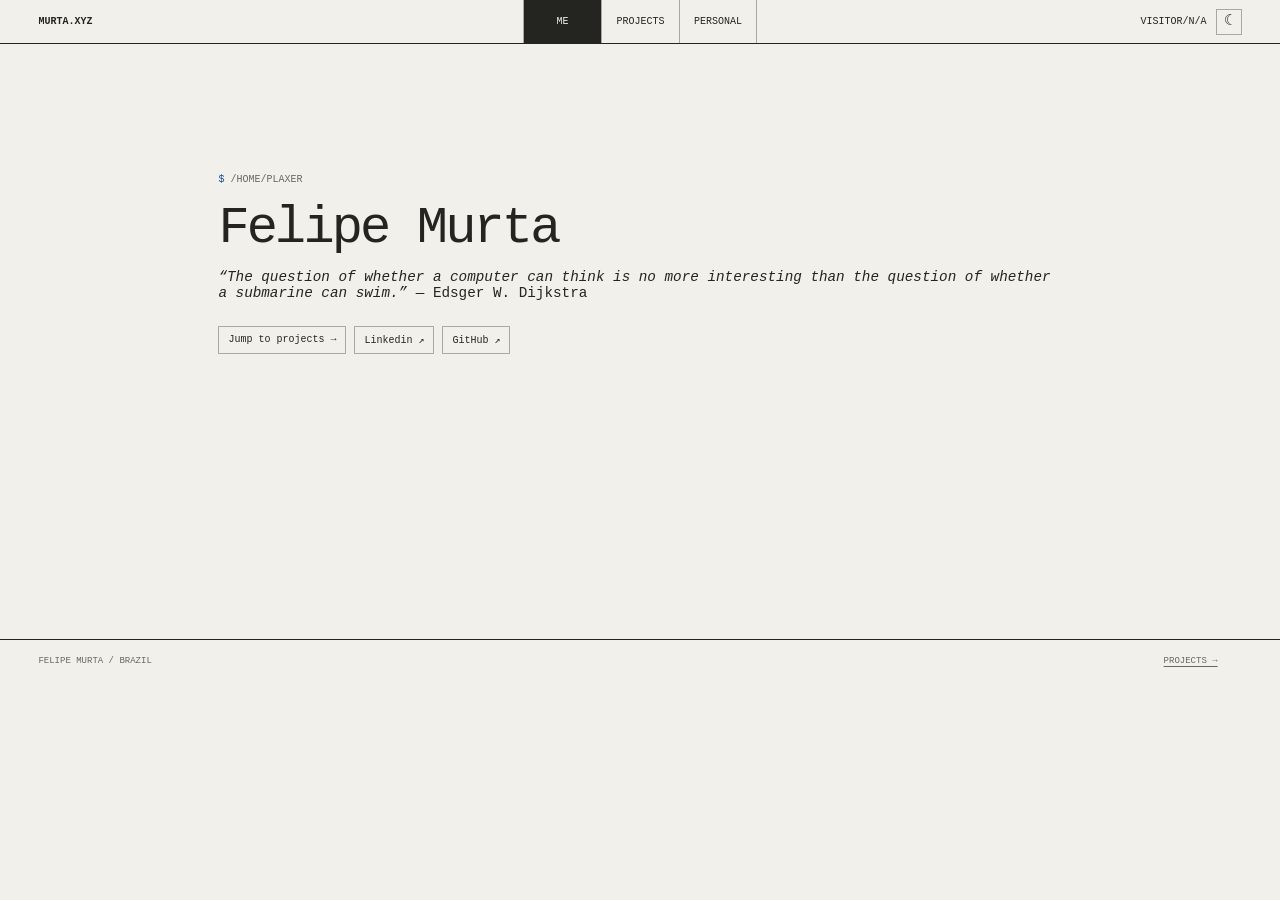
<file: site/index.html>
<!DOCTYPE html>
<html lang="en">
<head>
  <meta charset="UTF-8">
  <meta name="viewport" content="width=device-width, initial-scale=1.0">
  <meta name="description" content="Felipe Murta builds backend systems, cloud infrastructure, and small things for the web.">
  <title>home - murta</title>
  <script src="assets/js/theme-init.js"></script>
  <link rel="stylesheet" href="assets/css/personal.css">
</head>
<body>
  <header class="topbar">
    <a class="site-name" href="index.html">murta.xyz</a>
    <nav aria-label="Primary navigation">
      <a class="active" href="index.html">Me</a>
      <a href="projects.html">Projects</a>
      <a href="personal.html">Personal</a>
    </nav>
    <div class="utility"><span class="counter">visitor/<b data-visitor-count>—</b></span><button class="theme-toggle" type="button" data-theme-toggle aria-label="Toggle color theme"></button></div>
  </header>

  <main class="me-page">
    <section class="me-intro" aria-labelledby="me-title">
      <p class="command">/home/plaxer</p>
      <h1 id="me-title">Felipe Murta</h1>
      <p><i>“The question of whether a computer can think is no more interesting than the question of whether a submarine can swim.”</i> — Edsger W. Dijkstra</p>
      <div class="links">
        <a href="projects.html">Jump to projects →</a>
        <a href="https://www.linkedin.com/in/felipe-murta/" target="_blank" rel="noreferrer">Linkedin ↗</a>
        <a href="https://github.com/plaaxer" target="_blank" rel="noreferrer">GitHub ↗</a>
      </div>
    </section>
  </main>

  <footer>
    <span>Felipe Murta / Brazil</span>
    <a href="projects.html">projects →</a>
  </footer>
  <script src="assets/js/counter.js"></script>
  <script src="assets/js/theme.js"></script>
</body>
</html>
</file>
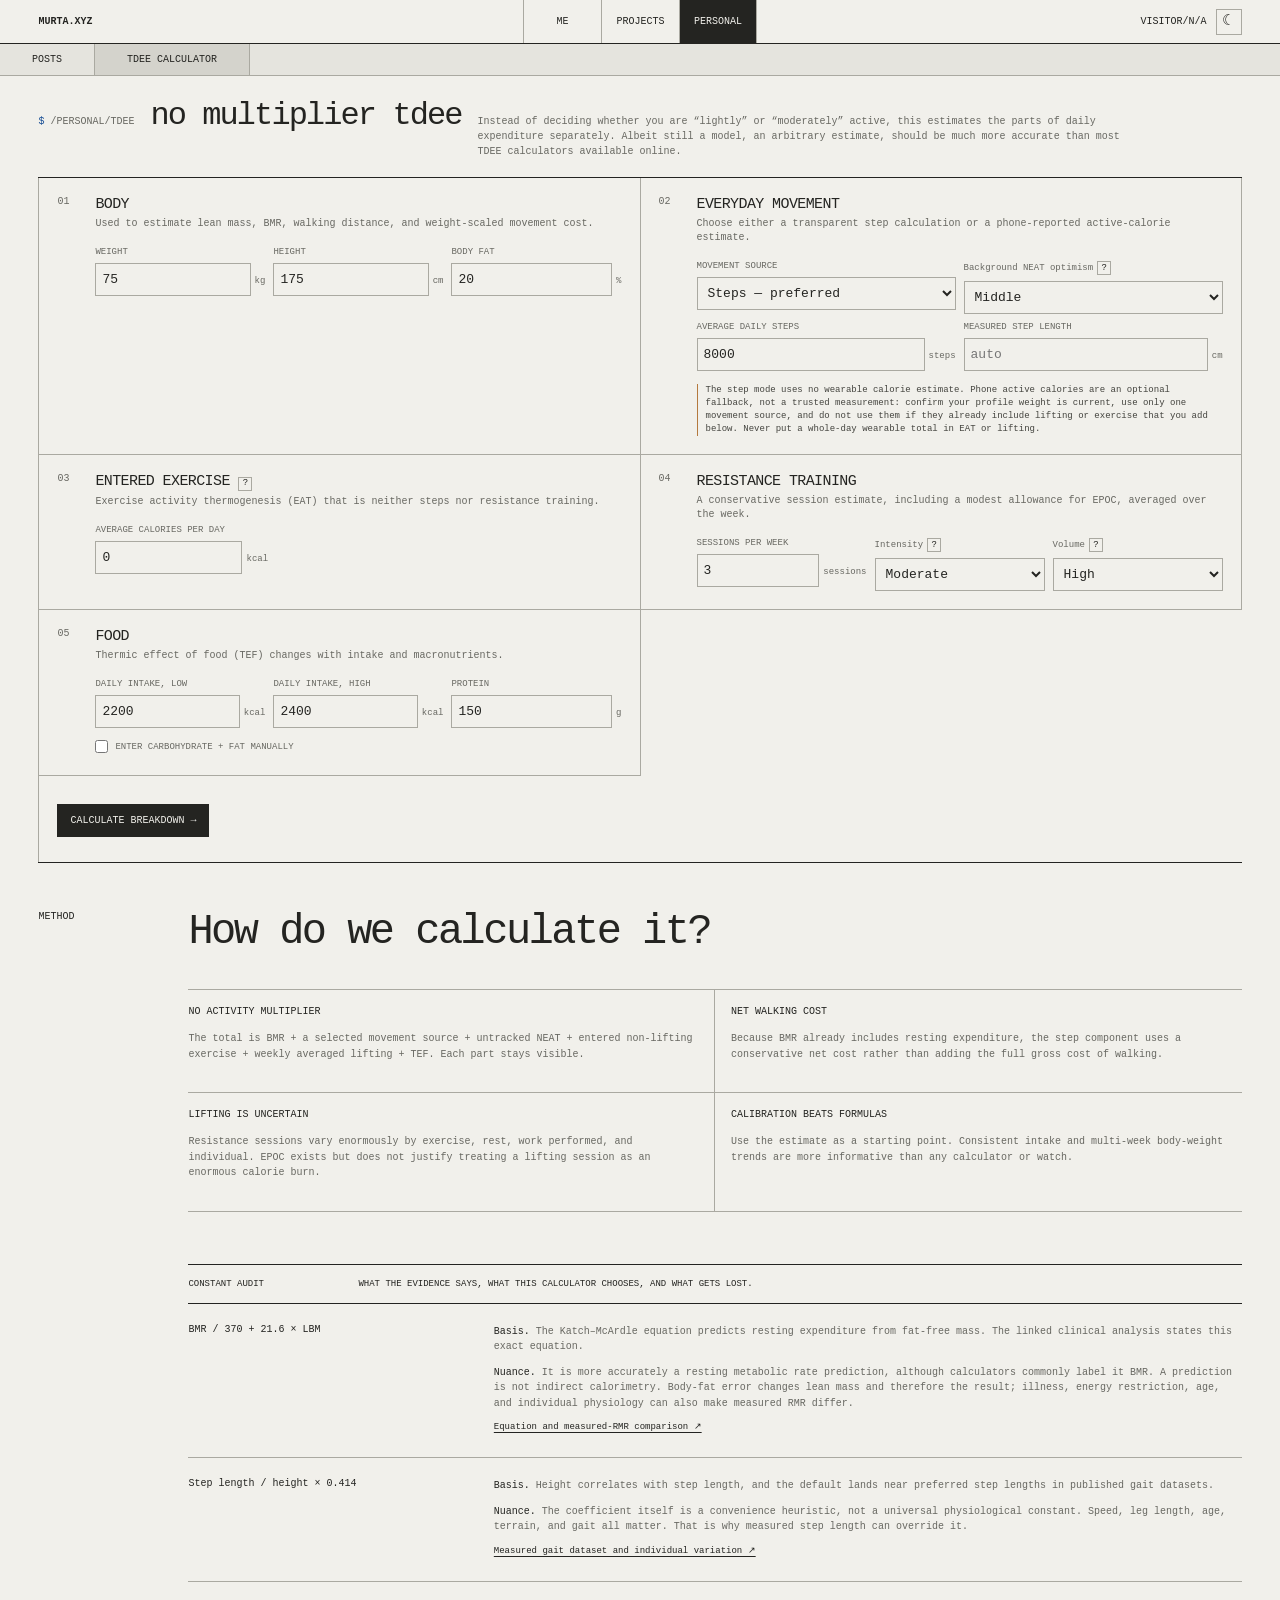
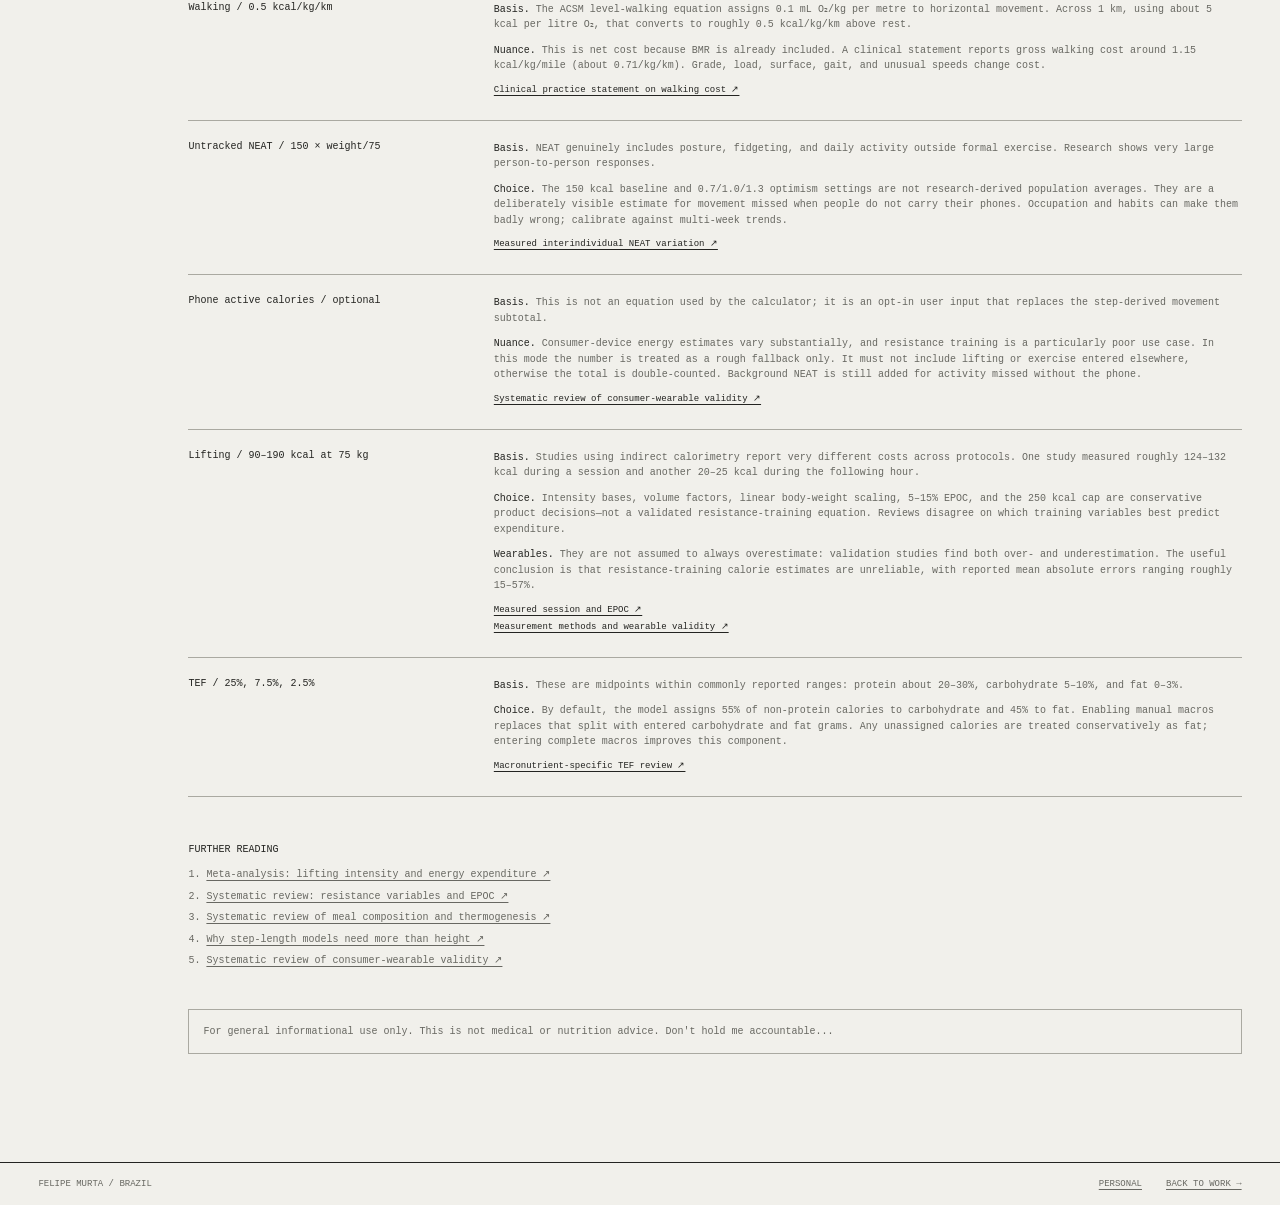
<file: site/calculator.html>
<!DOCTYPE html>
<html lang="en">
<head>
  <meta charset="UTF-8">
  <meta name="viewport" content="width=device-width, initial-scale=1.0">
  <meta name="description" content="A transparent TDEE calculator without generic activity multipliers.">
  <title>TDEE calculator - murta</title>
  <script src="assets/js/theme-init.js"></script>
  <link rel="stylesheet" href="assets/css/personal.css">
  <link rel="stylesheet" href="assets/css/calculator.css">
</head>
<body data-theme-joke>
  <header class="topbar">
    <a class="site-name" href="index.html">murta.xyz</a>
    <nav aria-label="Primary navigation"><a href="index.html">Me</a><a href="projects.html">Projects</a><a class="active" href="personal.html">Personal</a></nav>
    <div class="utility"><span class="counter">visitor/<b data-visitor-count>—</b></span><button class="theme-toggle" type="button" data-theme-toggle aria-label="Toggle color theme"></button></div>
  </header>
  <nav class="subnav" aria-label="Personal categories"><a href="posts.html">Posts</a><a class="active" href="calculator.html">TDEE calculator</a></nav>

  <main class="calculator-page">
    <header class="calculator-intro">
      <p class="command">/personal/tdee</p>
      <h1>No multiplier TDEE</h1>
      <p>Instead of deciding whether you are “lightly” or “moderately” active, this estimates the parts of daily expenditure separately. Albeit still a model, an arbitrary estimate, should be much more accurate than most TDEE calculators available online.</p>
    </header>

    <form id="tdee-form">
      <section class="form-section">
        <header><span>01</span><div><h2>Body</h2><p>Used to estimate lean mass, BMR, walking distance, and weight-scaled movement cost.</p></div></header>
        <div class="fields three">
          <label>Weight <span><input id="weight" type="number" min="30" max="300" step="0.1" value="75" required> kg</span></label>
          <label>Height <span><input id="height" type="number" min="120" max="230" step="0.1" value="175" required> cm</span></label>
          <label>Body fat <span><input id="body-fat" type="number" min="3" max="65" step="0.1" value="20" required> %</span></label>
        </div>
        <p class="field-note">BMR uses Katch–McArdle: <code>370 + 21.6 × lean mass in kg</code>. Body-fat measurement error flows directly into this estimate.</p>
      </section>

      <section class="form-section">
        <header><span>02</span><div><h2>Everyday movement</h2><p>Choose either a transparent step calculation or a phone-reported active-calorie estimate.</p></div></header>
        <div class="fields two movement-choice">
          <label>Movement source
            <select id="movement-mode"><option value="steps" selected>Steps — preferred</option><option value="phone-active">Phone active calories — optional</option></select>
          </label>
          <label><span class="field-label">Background NEAT optimism <span class="tooltip" tabindex="0" role="img" aria-label="Background NEAT optimism help" data-tooltip="This is a guess for movement your phone misses: standing, chores, short walks without the phone, and fidgeting. Cautious uses 70% of the base; middle uses 100%; optimistic uses 130%. It is not a personality score—calibrate it from multi-week weight trends.">?</span></span>
            <select id="optimism"><option value="low">Cautious</option><option value="mid" selected>Middle</option><option value="high">Optimistic</option></select>
          </label>
        </div>
        <div id="step-fields" class="fields two movement-fields">
          <label>Average daily steps <span><input id="steps" type="number" min="0" max="100000" step="100" value="8000" required> steps</span></label>
          <label>Measured step length <span><input id="step-length" type="number" min="20" max="150" step="0.1" placeholder="auto"> cm</span></label>
        </div>
        <div id="phone-active-field" class="fields one movement-fields" hidden>
          <label>Phone-reported active calories <span><input id="phone-active" type="number" min="0" max="5000" step="1" value="0" disabled> kcal/day</span></label>
        </div>
        <p id="movement-note" class="field-note">If step length is blank, distance uses the rough proxy of 41.4% of height. Measure and enter your own average to remove that assumption. Walking uses a net cost of 0.5 kcal/kg/km. Background NEAT covers standing, dishes, hygiene, fidgeting, and walking without your phone.</p>
        <p class="warning">The step mode uses no wearable calorie estimate. Phone active calories are an optional fallback, not a trusted measurement: confirm your profile weight is current, use only one movement source, and do not use them if they already include lifting or exercise that you add below. Never put a whole-day wearable total in EAT or lifting.</p>
      </section>

      <section class="form-section">
        <header><span>03</span><div><h2>Entered exercise <span class="tooltip" tabindex="0" role="img" aria-label="Entered exercise help" data-tooltip="Enter a conservative daily average for swimming, cycling, running, or tennis using duration/distance or a session-specific wearable estimate. Wearable calories must be active calories only for that exercise session—no resting calories and no whole-day total. Treat them as rough, and do not overlap with your movement source or lifting.">?</span></h2><p>Exercise activity thermogenesis (EAT) that is neither steps nor resistance training.</p></div></header>
        <div class="fields one"><label>Average calories per day <span><input id="eat" type="number" min="0" max="3000" step="1" value="0" required> kcal</span></label></div>
        <p class="warning exercise-warning">Use a conservative manual average for running, cycling, swimming, or sport. A wearable estimate is acceptable only when it is active calories for that specific exercise session and duration—not resting calories or a whole-day total. Treat it as rough. Do not double-count activity already covered by your movement source, and do not enter lifting here.</p>
      </section>

      <section class="form-section">
        <header><span>04</span><div><h2>Resistance training</h2><p>A conservative session estimate, including a modest allowance for EPOC, averaged over the week.</p></div></header>
        <div class="fields three">
          <label>Sessions per week <span><input id="gym-days" type="number" min="0" max="14" step="1" value="3" required> sessions</span></label>
          <label><span class="field-label">Intensity <span class="tooltip" tabindex="0" role="img" aria-label="Intensity help" data-tooltip="Low: lighter weights and farther from failure. Moderate: around 1–3 reps in reserve. High: low reps in reserve or training to failure.">?</span></span><select id="gym-intensity"><option value="low">Low</option><option value="mid" selected>Moderate</option><option value="high">High</option></select></label>
          <label><span class="field-label">Volume <span class="tooltip" tabindex="0" role="img" aria-label="Volume help" data-tooltip="Volume means hard working sets. Low is roughly 1–2 sets per exercise; high is roughly 4 or more. This is only a rough classifier.">?</span></span><select id="gym-volume"><option value="low">Low</option><option value="high" selected>High</option></select></label>
        </div>
        <p class="field-note">At 75 kg the model starts at 90, 140, or 190 kcal by intensity; applies ×0.8 or ×1.15 for volume; adds 5–15% for EPOC; scales linearly with body weight; and caps the result at 250 kcal/session. This is an explicit heuristic, not a claim that sets and reps predict exact expenditure.</p>
      </section>

      <section class="form-section">
        <header><span>05</span><div><h2>Food</h2><p>Thermic effect of food (TEF) changes with intake and macronutrients.</p></div></header>
        <div class="fields three">
          <label>Daily intake, low <span><input id="calories-low" type="number" min="500" max="10000" step="10" value="2200" required> kcal</span></label>
          <label>Daily intake, high <span><input id="calories-high" type="number" min="500" max="10000" step="10" value="2400" required> kcal</span></label>
          <label>Protein <span><input id="protein" type="number" min="0" max="500" step="1" value="150" required> g</span></label>
        </div>
        <label class="macro-toggle"><input id="manual-macros-toggle" type="checkbox"><span>Enter carbohydrate + fat manually</span></label>
        <div id="manual-macro-fields" class="fields two macro-fields" hidden>
          <label>Carbohydrate <span><input id="carbs" type="number" min="0" max="1500" step="1" value="0" disabled> g</span></label>
          <label>Fat <span><input id="fat" type="number" min="0" max="600" step="1" value="0" disabled> g</span></label>
        </div>
        <p class="field-note">Protein uses 25% TEF. By default, remaining calories are modeled as 55% carbohydrate and 45% fat, with TEF of 7.5% and 2.5%. Enable manual macros to override that split; any calories not assigned to protein, carbohydrate, or fat are conservatively treated as fat for TEF.</p>
      </section>

      <p id="form-error" class="form-error" role="alert" aria-live="polite"></p>
      <button type="submit">Calculate breakdown →</button>
    </form>

    <section id="results" class="results" aria-live="polite" hidden>
      <header><p class="command">/result</p><h2><span id="tdee-low">—</span>–<span id="tdee-high">—</span> <small>kcal/day</small></h2><p>A modeled range caused by the entered food-intake range (not a confidence interval).</p></header>
      <dl>
        <div><dt>BMR</dt><dd id="result-bmr">—</dd></div>
        <div><dt id="result-movement-label">Steps</dt><dd id="result-steps">—</dd></div>
        <div><dt>Untracked NEAT</dt><dd id="result-neat">—</dd></div>
        <div><dt>Entered exercise</dt><dd id="result-eat">—</dd></div>
        <div><dt>Resistance training</dt><dd id="result-gym">—</dd></div>
        <div><dt>TEF</dt><dd id="result-tef">—</dd></div>
      </dl>
      <figure class="component-chart" aria-labelledby="chart-caption">
        <div id="component-bar" class="component-bar" role="group" aria-label="TDEE component breakdown">
          <span id="chart-bmr" class="chart-segment bmr">BMR</span>
          <span id="chart-movement" class="chart-segment movement">Movement</span>
          <span id="chart-neat" class="chart-segment neat">NEAT</span>
          <span id="chart-eat" class="chart-segment eat">EAT</span>
          <span id="chart-gym" class="chart-segment gym">Gym</span>
          <span id="chart-tef" class="chart-segment tef">TEF</span>
        </div>
        <figcaption id="chart-caption">Share of modeled expenditure. Hover or focus a segment for its kcal/day and percentage.</figcaption>
      </figure>
      <p id="result-detail" class="result-detail"></p>
      <section class="multiplier-comparison" aria-labelledby="multiplier-title">
        <header><h3 id="multiplier-title">Traditional multiplier comparison</h3><p>These are the generic BMR multipliers used by many calculators. They are shown for reference only as they are generally way too optimistic.</p></header>
        <dl>
          <div><dt>Sedentary / ×1.20</dt><dd id="multiplier-sedentary">—</dd></div>
          <div><dt>Lightly active / ×1.375</dt><dd id="multiplier-light">—</dd></div>
          <div><dt>Moderately active / ×1.55</dt><dd id="multiplier-moderate">—</dd></div>
          <div><dt>Very active / ×1.725</dt><dd id="multiplier-very">—</dd></div>
          <div><dt>Extra active / ×1.90</dt><dd id="multiplier-extra">—</dd></div>
        </dl>
      </section>
    </section>

    <section class="method">
      <header><span>METHOD</span><h2>How do we calculate it?</h2></header>
      <div class="method-grid">
        <article><h3>No activity multiplier</h3><p>The total is BMR + a selected movement source + untracked NEAT + entered non-lifting exercise + weekly averaged lifting + TEF. Each part stays visible.</p></article>
        <article><h3>Net walking cost</h3><p>Because BMR already includes resting expenditure, the step component uses a conservative net cost rather than adding the full gross cost of walking.</p></article>
        <article><h3>Lifting is uncertain</h3><p>Resistance sessions vary enormously by exercise, rest, work performed, and individual. EPOC exists but does not justify treating a lifting session as an enormous calorie burn.</p></article>
        <article><h3>Calibration beats formulas</h3><p>Use the estimate as a starting point. Consistent intake and multi-week body-weight trends are more informative than any calculator or watch.</p></article>
      </div>

      <div class="model-audit">
        <header><p>Constant audit</p><p>What the evidence says, what this calculator chooses, and what gets lost.</p></header>
        <article><h3>BMR / <code>370 + 21.6 × LBM</code></h3><div><p><b>Basis.</b> The Katch–McArdle equation predicts resting expenditure from fat-free mass. The linked clinical analysis states this exact equation.</p><p><b>Nuance.</b> It is more accurately a resting metabolic rate prediction, although calculators commonly label it BMR. A prediction is not indirect calorimetry. Body-fat error changes lean mass and therefore the result; illness, energy restriction, age, and individual physiology can also make measured RMR differ.</p><a href="https://www.frontiersin.org/journals/nutrition/articles/10.3389/fnut.2025.1543263/full">Equation and measured-RMR comparison ↗</a></div></article>
        <article><h3>Step length / <code>height × 0.414</code></h3><div><p><b>Basis.</b> Height correlates with step length, and the default lands near preferred step lengths in published gait datasets.</p><p><b>Nuance.</b> The coefficient itself is a convenience heuristic, not a universal physiological constant. Speed, leg length, age, terrain, and gait all matter. That is why measured step length can override it.</p><a href="https://pmc.ncbi.nlm.nih.gov/articles/PMC9669008/">Measured gait dataset and individual variation ↗</a></div></article>
        <article><h3>Walking / <code>0.5 kcal/kg/km</code></h3><div><p><b>Basis.</b> The ACSM level-walking equation assigns 0.1 mL O₂/kg per metre to horizontal movement. Across 1 km, using about 5 kcal per litre O₂, that converts to roughly 0.5 kcal/kg/km above rest.</p><p><b>Nuance.</b> This is net cost because BMR is already included. A clinical statement reports gross walking cost around 1.15 kcal/kg/mile (about 0.71/kg/km). Grade, load, surface, gait, and unusual speeds change cost.</p><a href="https://pmc.ncbi.nlm.nih.gov/articles/PMC9586849/">Clinical practice statement on walking cost ↗</a></div></article>
        <article><h3>Untracked NEAT / <code>150 × weight/75</code></h3><div><p><b>Basis.</b> NEAT genuinely includes posture, fidgeting, and daily activity outside formal exercise. Research shows very large person-to-person responses.</p><p><b>Choice.</b> The 150 kcal baseline and 0.7/1.0/1.3 optimism settings are not research-derived population averages. They are a deliberately visible estimate for movement missed when people do not carry their phones. Occupation and habits can make them badly wrong; calibrate against multi-week trends.</p><a href="https://pubmed.ncbi.nlm.nih.gov/9880251/">Measured interindividual NEAT variation ↗</a></div></article>
        <article><h3>Phone active calories / optional</h3><div><p><b>Basis.</b> This is not an equation used by the calculator; it is an opt-in user input that replaces the step-derived movement subtotal.</p><p><b>Nuance.</b> Consumer-device energy estimates vary substantially, and resistance training is a particularly poor use case. In this mode the number is treated as a rough fallback only. It must not include lifting or exercise entered elsewhere, otherwise the total is double-counted. Background NEAT is still added for activity missed without the phone.</p><a href="https://pmc.ncbi.nlm.nih.gov/articles/PMC7509623/">Systematic review of consumer-wearable validity ↗</a></div></article>
        <article><h3>Lifting / <code>90–190 kcal at 75 kg</code></h3><div><p><b>Basis.</b> Studies using indirect calorimetry report very different costs across protocols. One study measured roughly 124–132 kcal during a session and another 20–25 kcal during the following hour.</p><p><b>Choice.</b> Intensity bases, volume factors, linear body-weight scaling, 5–15% EPOC, and the 250 kcal cap are conservative product decisions—not a validated resistance-training equation. Reviews disagree on which training variables best predict expenditure.</p><p><b>Wearables.</b> They are not assumed to always overestimate: validation studies find both over- and underestimation. The useful conclusion is that resistance-training calorie estimates are unreliable, with reported mean absolute errors ranging roughly 15–57%.</p><a href="https://pubmed.ncbi.nlm.nih.gov/29541117/">Measured session and EPOC ↗</a><a href="https://pmc.ncbi.nlm.nih.gov/articles/PMC11393209/">Measurement methods and wearable validity ↗</a></div></article>
        <article><h3>TEF / <code>25%, 7.5%, 2.5%</code></h3><div><p><b>Basis.</b> These are midpoints within commonly reported ranges: protein about 20–30%, carbohydrate 5–10%, and fat 0–3%.</p><p><b>Choice.</b> By default, the model assigns 55% of non-protein calories to carbohydrate and 45% to fat. Enabling manual macros replaces that split with entered carbohydrate and fat grams. Any unassigned calories are treated conservatively as fat; entering complete macros improves this component.</p><a href="https://pmc.ncbi.nlm.nih.gov/articles/PMC5470183/">Macronutrient-specific TEF review ↗</a></div></article>
      </div>

      <div class="sources"><p>Further reading</p><ol><li><a href="https://pubmed.ncbi.nlm.nih.gov/31674141/">Meta-analysis: lifting intensity and energy expenditure ↗</a></li><li><a href="https://onlinelibrary.wiley.com/doi/10.1155/2013/825026">Systematic review: resistance variables and EPOC ↗</a></li><li><a href="https://pmc.ncbi.nlm.nih.gov/articles/PMC5133058/">Systematic review of meal composition and thermogenesis ↗</a></li><li><a href="https://pmc.ncbi.nlm.nih.gov/articles/PMC5948631/">Why step-length models need more than height ↗</a></li><li><a href="https://pmc.ncbi.nlm.nih.gov/articles/PMC7509623/">Systematic review of consumer-wearable validity ↗</a></li></ol></div>
      <p class="disclaimer">For general informational use only. This is not medical or nutrition advice. Don't hold me accountable...</p>
    </section>
  </main>
  <footer><span>Felipe Murta / Brazil</span><a href="personal.html">personal</a><a href="projects.html">back to work →</a></footer>
  <script src="assets/js/counter.js"></script>
  <script src="assets/js/theme.js"></script>
  <script src="assets/js/calculator.js"></script>
</body>
</html>
</file>
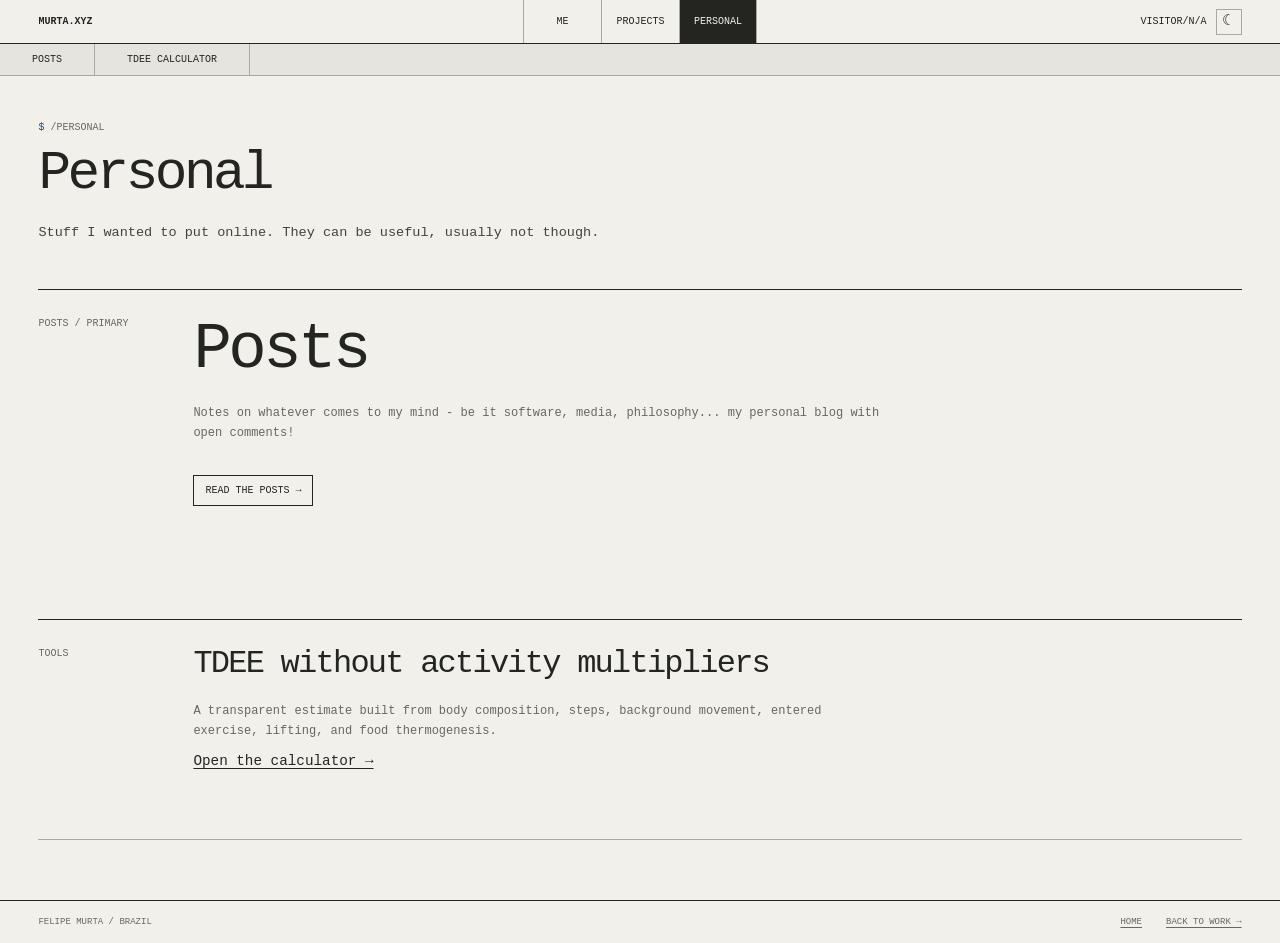
<file: site/personal.html>
<!DOCTYPE html>
<html lang="en">
<head>
  <meta charset="UTF-8">
  <meta name="viewport" content="width=device-width, initial-scale=1.0">
  <meta name="description" content="Personal projects, tools, and assorted internet things by Felipe Murta.">
  <title>personal - murta</title>
  <script src="assets/js/theme-init.js"></script>
  <link rel="stylesheet" href="assets/css/personal.css">
</head>
<body data-theme-joke>
  <header class="topbar">
    <a class="site-name" href="index.html">murta.xyz</a>
    <nav aria-label="Primary navigation"><a href="index.html">Me</a><a href="projects.html">Projects</a><a class="active" href="personal.html">Personal</a></nav>
    <div class="utility"><span class="counter">visitor/<b data-visitor-count>—</b></span><button class="theme-toggle" type="button" data-theme-toggle aria-label="Toggle color theme"></button></div>
  </header>
  <nav class="subnav" aria-label="Personal categories">
    <!-- TODO: enable these as their sections are written.
    <a href="#anime">Anime</a>
    <a href="#games">Games</a>
    -->
    <a href="posts.html">Posts</a>
    <a href="calculator.html">TDEE calculator</a>
    <!--
    <a href="#cruzeiro">Cruzeiro</a>
    <a href="#notes">Notes</a>
    -->
  </nav>
  <main>
    <header class="page-intro personal-intro"><p class="command">/personal</p><h1>Personal</h1><p>Stuff I wanted to put online. They can be useful, usually not though.</p></header>
    <div class="personal-list">
      <section id="posts" class="featured"><p class="category">POSTS / PRIMARY</p><div><h2>Posts</h2><p>Notes on whatever comes to my mind - be it software, media, philosophy... my personal blog with open comments!</p><a href="posts.html">Read the posts →</a></div></section>
      <!-- TODO: enable when there is real anime content.
      <section id="anime"><p class="category">ANIME</p><div><h2>Watching &amp; reviewing</h2></div></section>
      -->
      <!-- TODO: enable when there is real gaming content.
      <section id="games"><p class="category">GAMES</p><div><h2>Games</h2></div></section>
      -->
      <section id="tools"><p class="category">TOOLS</p><div><h2>TDEE without activity multipliers</h2><p>A transparent estimate built from body composition, steps, background movement, entered exercise, lifting, and food thermogenesis.</p><a href="calculator.html">Open the calculator →</a></div></section>
      <!-- TODO: enable when there is real Cruzeiro content.
      <section id="cruzeiro" class="cruzeiro"><p class="category">FUTEBOL</p><div><h2>O maior de Minas</h2></div></section>
      -->
      <!-- TODO: enable when there are published notes.
      <section id="notes"><p class="category">NOTES</p><div><h2>Miscellaneous writing</h2></div></section>
      -->
    </div>
  </main>
  <footer><span>Felipe Murta / Brazil</span><a href="index.html">home</a><a href="projects.html">back to work →</a></footer>
  <script src="assets/js/counter.js"></script>
  <script src="assets/js/theme.js"></script>
</body>
</html>
</file>
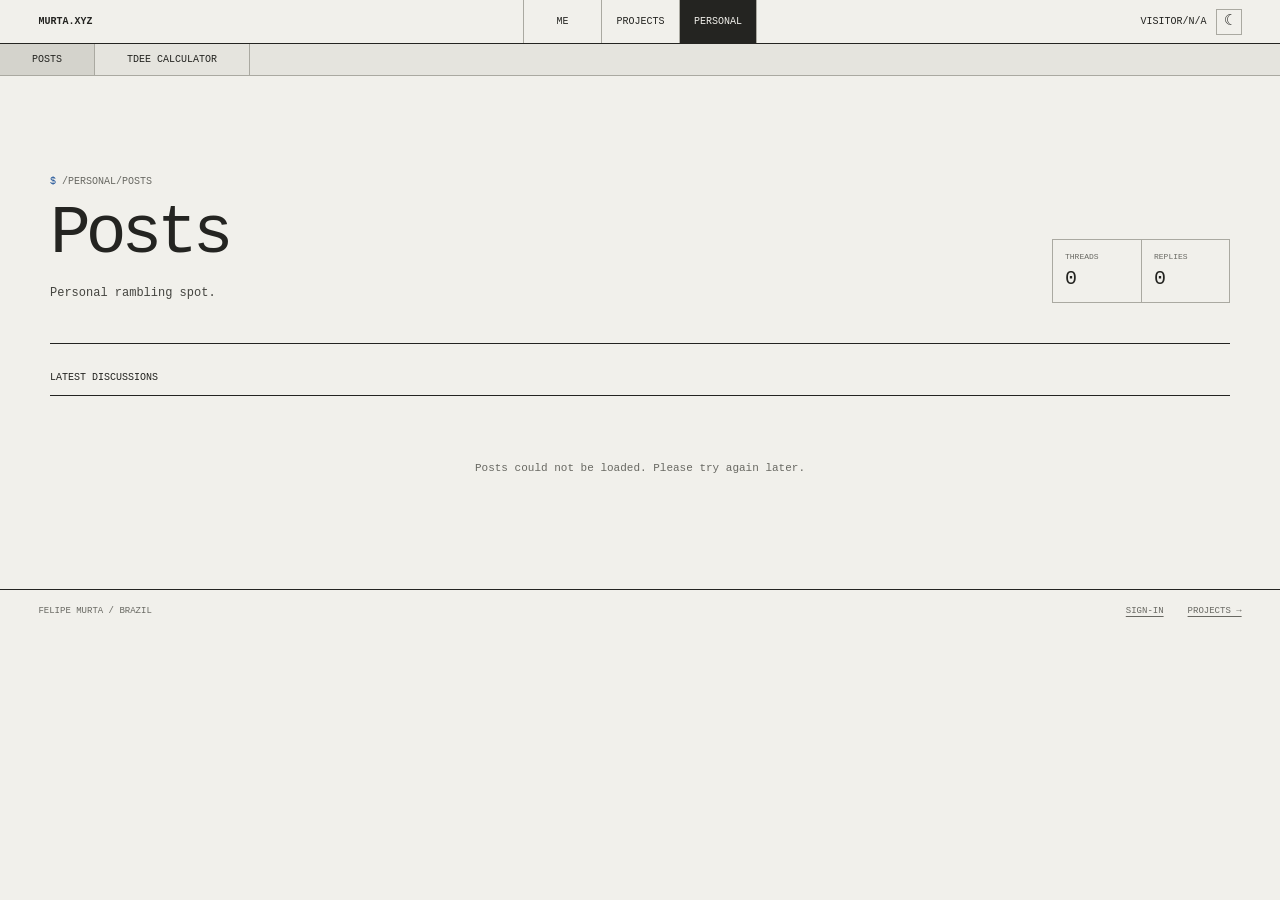
<file: site/posts.html>
<!DOCTYPE html>
<html lang="en">
<head>
  <meta charset="UTF-8">
  <meta name="viewport" content="width=device-width, initial-scale=1.0">
  <meta name="description" content="Posts, questions, and discussions hosted by Felipe Murta.">
  <title>posts - murta</title>
  <script src="assets/js/theme-init.js"></script>
  <link rel="stylesheet" href="assets/css/personal.css">
  <link rel="stylesheet" href="assets/css/posts.css">
</head>
<body data-theme-joke>
  <header class="topbar">
    <a class="site-name" href="index.html">murta.xyz</a>
    <nav aria-label="Primary navigation"><a href="index.html">Me</a><a href="projects.html">Projects</a><a class="active" href="personal.html">Personal</a></nav>
    <div class="utility"><span class="counter">visitor/<b data-visitor-count>—</b></span><button class="theme-toggle" type="button" data-theme-toggle aria-label="Toggle color theme"></button></div>
  </header>
  <nav class="subnav" aria-label="Personal categories"><a class="active" href="posts.html">Posts</a><a href="calculator.html">TDEE calculator</a></nav>

  <main class="posts-page">
    <section id="posts-index" class="posts-view">
      <header class="posts-hero">
        <div><p class="command">/personal/posts</p><h1>Posts</h1><p>Personal rambling spot.</p></div>
        <dl><div><dt>Threads</dt><dd id="thread-count">—</dd></div><div><dt>Replies</dt><dd id="reply-count">—</dd></div></dl>
      </header>
      <section aria-labelledby="discussion-title">
        <header class="list-heading"><h2 id="discussion-title">Latest discussions</h2></header>
        <div id="post-list" class="post-list"></div>
        <p id="empty-posts" class="empty-state" hidden>No posts published yet.</p>
      </section>
    </section>

    <article id="post-view" class="posts-view post-view" hidden>
      <a class="back-link" href="posts.html">← All posts</a>
      <header class="post-header"><p id="post-meta" class="status"></p><h1 id="post-title"></h1><ul id="post-tags" class="tags"></ul><div id="post-owner-controls" class="post-owner-controls" hidden><button id="edit-post" class="owner-control" type="button">Edit post</button><button id="delete-post" class="owner-control delete-control" type="button">Delete post</button></div></header>
      <form id="post-edit-form" class="post-editor post-edit-form" hidden>
        <div class="editor-fields"><label>Title <input name="title" maxlength="120" required></label><label>Tags <input name="tags" maxlength="200" placeholder="AWS, infrastructure, notes"></label><label>Body <textarea name="body" class="body-editor" required></textarea></label></div>
        <div class="form-foot"><p id="edit-status" role="status"></p><div class="edit-actions"><button id="cancel-edit" type="button">Cancel</button><button type="submit">Save changes →</button></div></div>
      </form>
      <div id="post-body" class="post-body"></div>
      <section class="comments" aria-labelledby="comments-title">
        <header><div><p class="command">/replies</p><h2 id="comments-title">Discussion <span id="comment-count"></span></h2></div></header>
        <div id="comment-list" class="comment-list" aria-live="polite"></div>
        <form id="comment-form" class="comment-form">
          <h3>Leave a reply</h3>
          <div class="comment-fields"><label>Name <input name="name" maxlength="40" required placeholder="Your name"></label><label>Email <input name="email" type="email" maxlength="120" required placeholder="Not displayed"></label></div>
          <label>Comment <textarea name="body" minlength="3" maxlength="2000" required placeholder="Add something useful…"></textarea></label>
          <label class="honeypot" aria-hidden="true">Website <input name="website" tabindex="-1" autocomplete="off"></label>
          <div class="form-foot"><p id="comment-status" role="status"></p><button type="submit">Post reply →</button></div>
        </form>
      </section>
    </article>

    <section id="write-view" class="posts-view write-view" hidden>
      <a class="back-link" href="posts.html">← All posts</a>
      <header><p class="command">/personal/posts/write</p><h1>Owner desk</h1><p>Publishing requires the owner account. Authorization is enforced by the API, not this page.</p></header>
      <section id="owner-gate" class="owner-gate"><span>401</span><div><h2>Authentication required</h2><p>Sign in through the private Cognito user pool to create or edit posts.</p><button id="owner-sign-in" type="button">Sign in as Felipe →</button></div></section>
      <form id="post-editor" class="post-editor" hidden>
        <div class="editor-fields"><label>Title <input name="title" maxlength="120" required></label><label>Tags <input name="tags" maxlength="200" placeholder="AWS, infrastructure, notes"></label><label>Body <textarea name="body" class="body-editor" required placeholder="Separate paragraphs with a blank line."></textarea></label></div>
        <div class="form-foot"><p id="editor-status" role="status"></p><button type="submit">Publish thread →</button></div>
      </form>
    </section>
  </main>

  <footer><span>Felipe Murta / Brazil</span><a href="posts.html#write">sign-in</a><a href="projects.html">projects →</a></footer>
  <script src="assets/js/counter.js"></script>
  <script src="assets/js/theme.js"></script>
  <script src="assets/js/config.js"></script>
  <script src="assets/js/posts.js"></script>
</body>
</html>
</file>
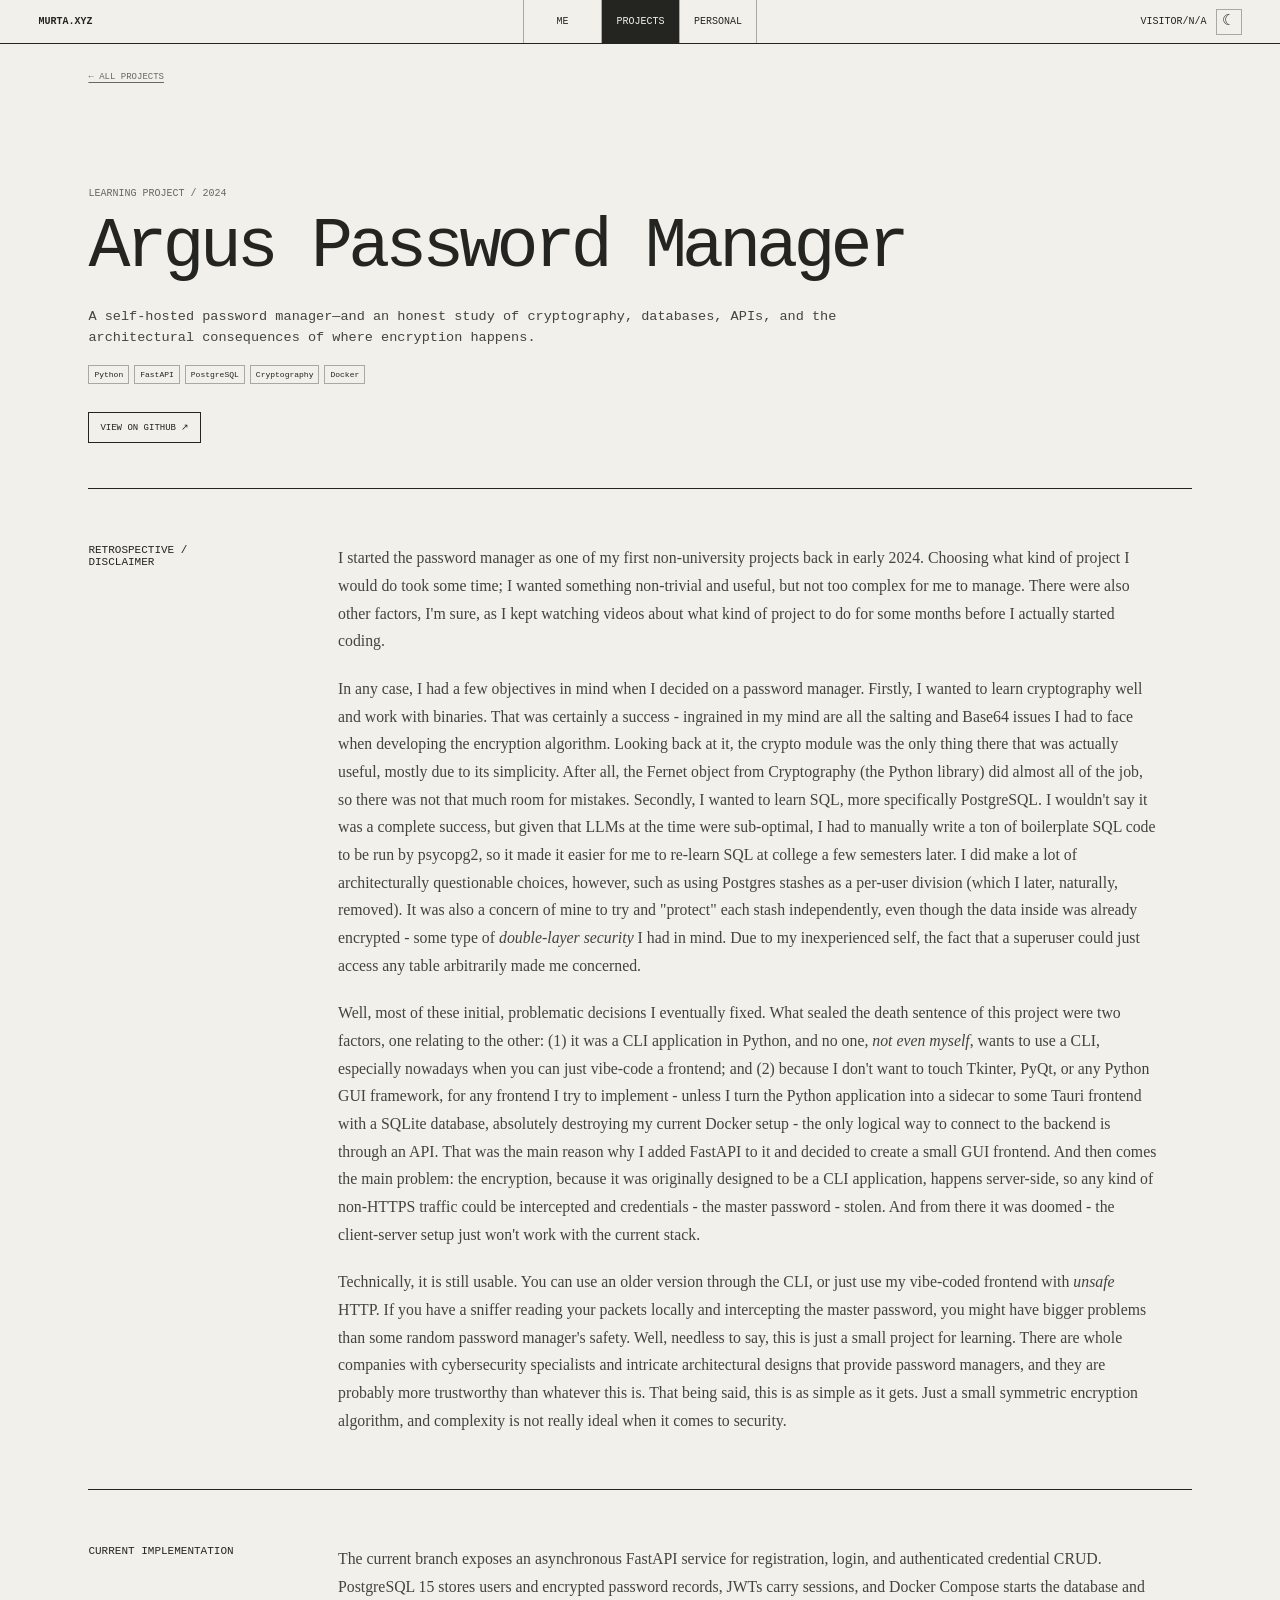
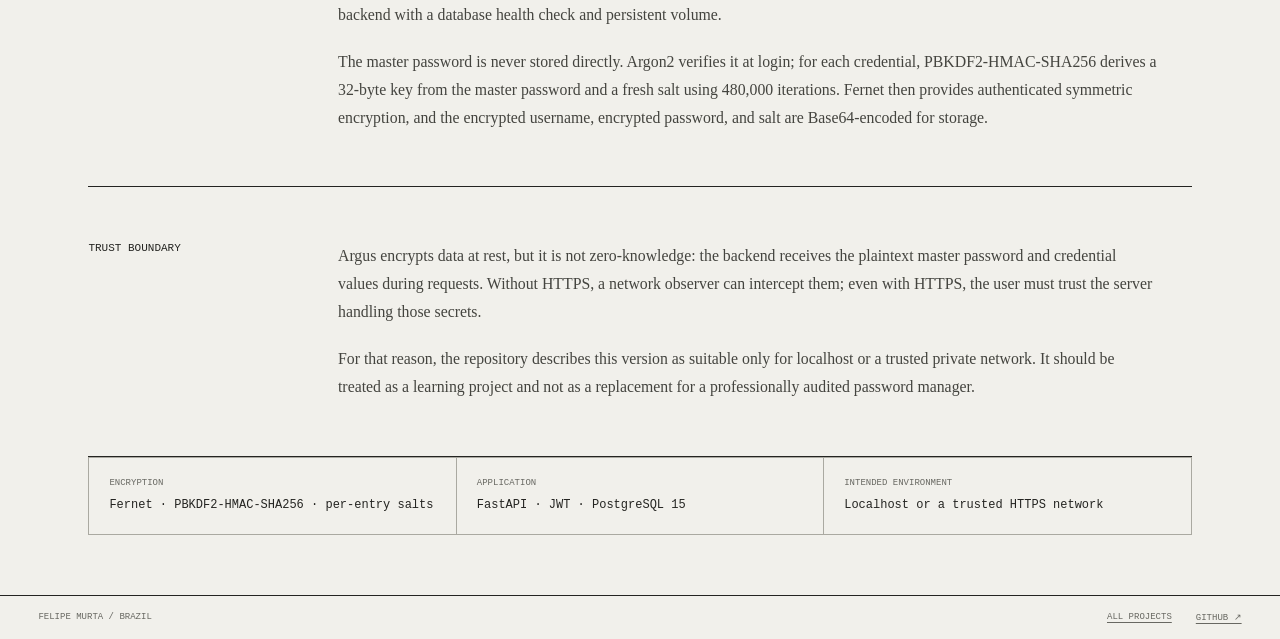
<file: site/project-argus.html>
<!DOCTYPE html>
<html lang="en">
<head>
  <meta charset="UTF-8">
  <meta name="viewport" content="width=device-width, initial-scale=1.0">
  <meta name="description" content="A retrospective and technical overview of Argus Password Manager.">
  <title>Argus Password Manager - murta</title>
  <script src="assets/js/theme-init.js"></script>
  <link rel="stylesheet" href="assets/css/personal.css">
  <link rel="stylesheet" href="assets/css/project-detail.css">
</head>
<body>
  <header class="topbar">
    <a class="site-name" href="index.html">murta.xyz</a>
    <nav aria-label="Primary navigation"><a href="index.html">Me</a><a class="active" href="projects.html">Projects</a><a href="personal.html">Personal</a></nav>
    <div class="utility"><span class="counter">visitor/<b data-visitor-count>—</b></span><button class="theme-toggle" type="button" data-theme-toggle aria-label="Toggle color theme"></button></div>
  </header>
  <main class="project-detail">
    <a class="project-back" href="projects.html">← All projects</a>
    <header class="project-hero">
      <p class="status">LEARNING PROJECT / 2024</p>
      <h1>Argus Password Manager</h1>
      <p class="summary">A self-hosted password manager—and an honest study of cryptography, databases, APIs, and the architectural consequences of where encryption happens.</p>
      <ul class="tags"><li>Python</li><li>FastAPI</li><li>PostgreSQL</li><li>Cryptography</li><li>Docker</li></ul>
      <div class="project-links"><a href="https://github.com/plaaxer/argus-password-manager" target="_blank" rel="noreferrer">View on GitHub ↗</a></div>
    </header>
    <section class="project-copy project-retrospective">
      <h2>Retrospective / disclaimer</h2>
      <div>
        <p>I started the password manager as one of my first non-university projects back in early 2024. Choosing what kind of project I would do took some time; I wanted something non-trivial and useful, but not too complex for me to manage. There were also other factors, I'm sure, as I kept watching videos about what kind of project to do for some months before I actually started coding.</p>
        <p>In any case, I had a few objectives in mind when I decided on a password manager. Firstly, I wanted to learn cryptography well and work with binaries. That was certainly a success - ingrained in my mind are all the salting and Base64 issues I had to face when developing the encryption algorithm. Looking back at it, the crypto module was the only thing there that was actually useful, mostly due to its simplicity. After all, the Fernet object from Cryptography (the Python library) did almost all of the job, so there was not that much room for mistakes. Secondly, I wanted to learn SQL, more specifically PostgreSQL. I wouldn't say it was a complete success, but given that LLMs at the time were sub-optimal, I had to manually write a ton of boilerplate SQL code to be run by psycopg2, so it made it easier for me to re-learn SQL at college a few semesters later. I did make a lot of architecturally questionable choices, however, such as using Postgres stashes as a per-user division (which I later, naturally, removed). It was also a concern of mine to try and "protect" each stash independently, even though the data inside was already encrypted - some type of <em>double-layer security</em> I had in mind. Due to my inexperienced self, the fact that a superuser could just access any table arbitrarily made me concerned.</p>
        <p>Well, most of these initial, problematic decisions I eventually fixed. What sealed the death sentence of this project were two factors, one relating to the other: (1) it was a CLI application in Python, and no one, <em>not even myself</em>, wants to use a CLI, especially nowadays when you can just vibe-code a frontend; and (2) because I don't want to touch Tkinter, PyQt, or any Python GUI framework, for any frontend I try to implement - unless I turn the Python application into a sidecar to some Tauri frontend with a SQLite database, absolutely destroying my current Docker setup - the only logical way to connect to the backend is through an API. That was the main reason why I added FastAPI to it and decided to create a small GUI frontend. And then comes the main problem: the encryption, because it was originally designed to be a CLI application, happens server-side, so any kind of non-HTTPS traffic could be intercepted and credentials - the master password - stolen. And from there it was doomed - the client-server setup just won't work with the current stack.</p>
        <p>Technically, it is still usable. You can use an older version through the CLI, or just use my vibe-coded frontend with <em>unsafe</em> HTTP. If you have a sniffer reading your packets locally and intercepting the master password, you might have bigger problems than some random password manager's safety. Well, needless to say, this is just a small project for learning. There are whole companies with cybersecurity specialists and intricate architectural designs that provide password managers, and they are probably more trustworthy than whatever this is. That being said, this is as simple as it gets. Just a small symmetric encryption algorithm, and complexity is not really ideal when it comes to security.</p>
      </div>
    </section>
    <section class="project-copy">
      <h2>Current implementation</h2>
      <div><p>The current branch exposes an asynchronous FastAPI service for registration, login, and authenticated credential CRUD. PostgreSQL 15 stores users and encrypted password records, JWTs carry sessions, and Docker Compose starts the database and backend with a database health check and persistent volume.</p><p>The master password is never stored directly. Argon2 verifies it at login; for each credential, PBKDF2-HMAC-SHA256 derives a 32-byte key from the master password and a fresh salt using 480,000 iterations. Fernet then provides authenticated symmetric encryption, and the encrypted username, encrypted password, and salt are Base64-encoded for storage.</p></div>
    </section>
    <section class="project-copy">
      <h2>Trust boundary</h2>
      <div><p>Argus encrypts data at rest, but it is not zero-knowledge: the backend receives the plaintext master password and credential values during requests. Without HTTPS, a network observer can intercept them; even with HTTPS, the user must trust the server handling those secrets.</p><p>For that reason, the repository describes this version as suitable only for localhost or a trusted private network. It should be treated as a learning project and not as a replacement for a professionally audited password manager.</p></div>
    </section>
    <dl class="project-facts"><div><dt>Encryption</dt><dd>Fernet · PBKDF2-HMAC-SHA256 · per-entry salts</dd></div><div><dt>Application</dt><dd>FastAPI · JWT · PostgreSQL 15</dd></div><div><dt>Intended environment</dt><dd>Localhost or a trusted HTTPS network</dd></div></dl>
  </main>
  <footer><span>Felipe Murta / Brazil</span><a href="projects.html">all projects</a><a href="https://github.com/plaaxer/argus-password-manager" target="_blank" rel="noreferrer">github ↗</a></footer>
  <script src="assets/js/counter.js"></script>
  <script src="assets/js/theme.js"></script>
</body>
</html>
</file>
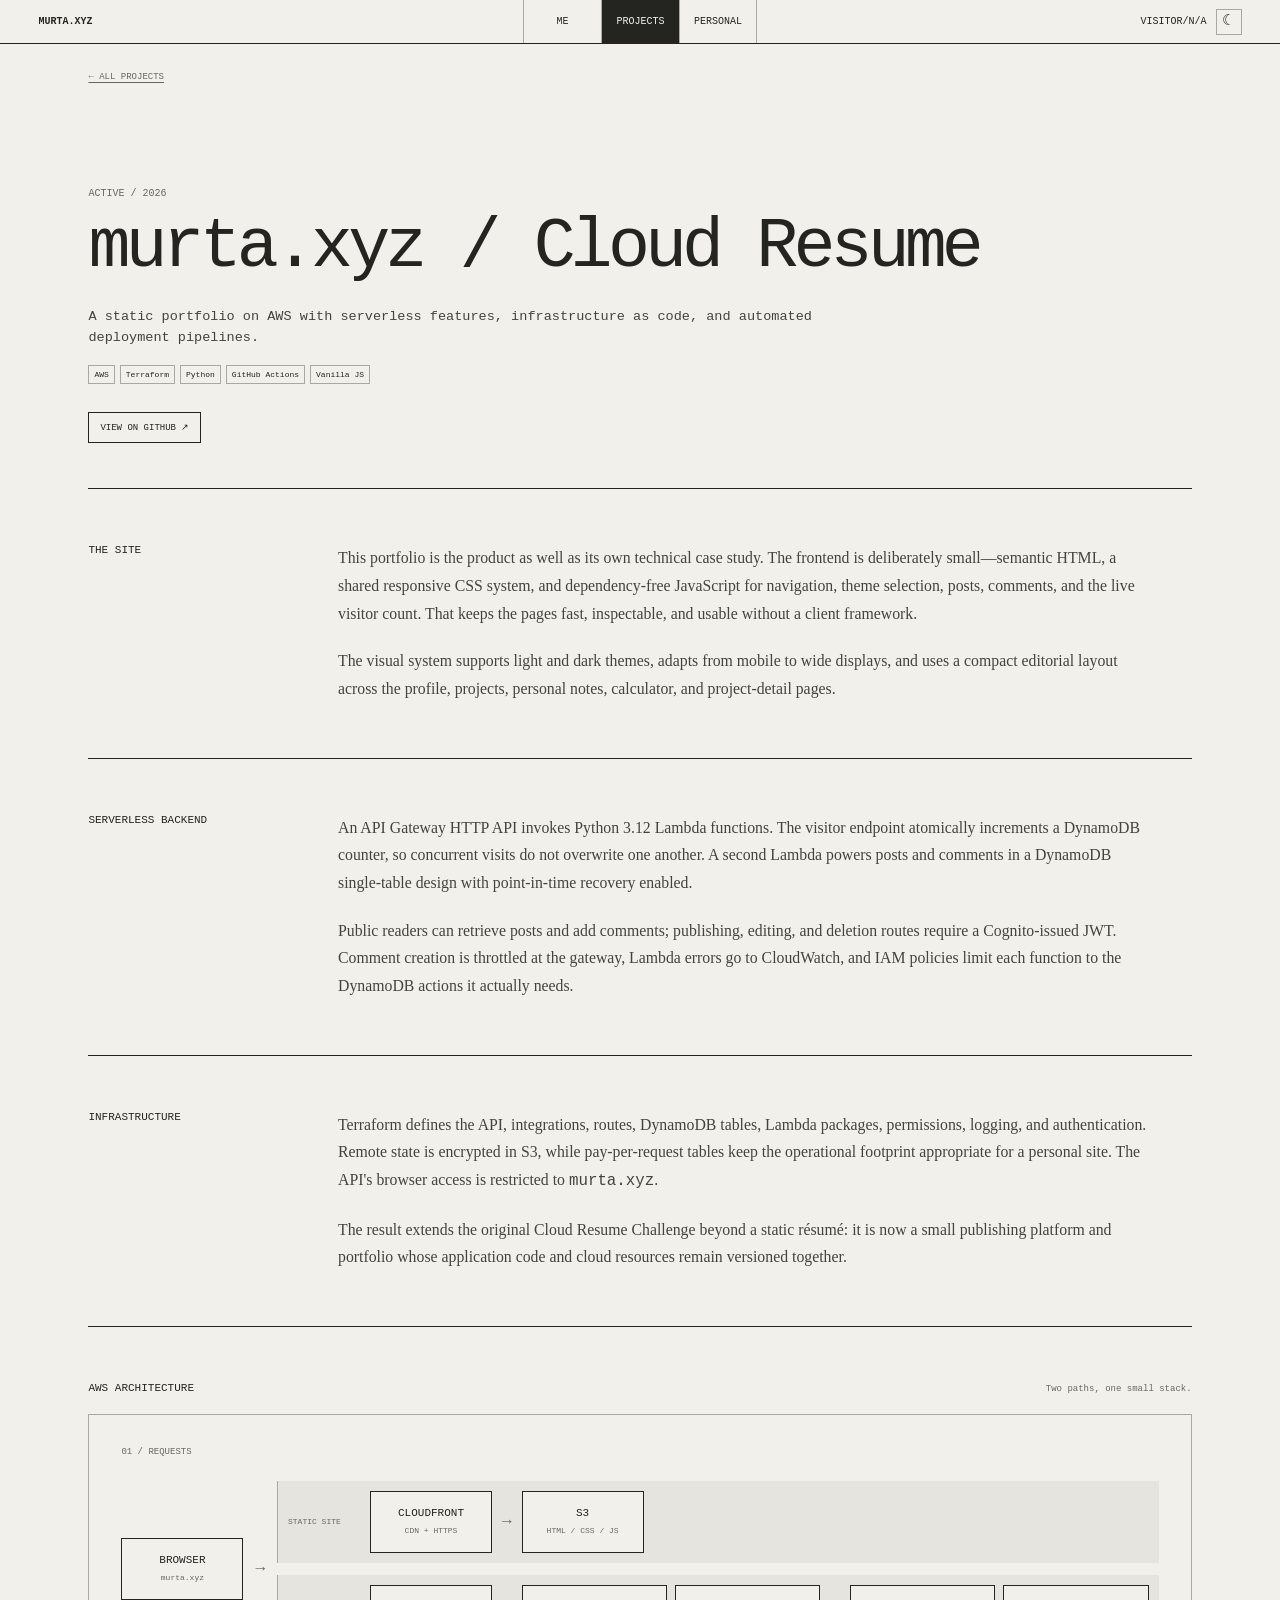
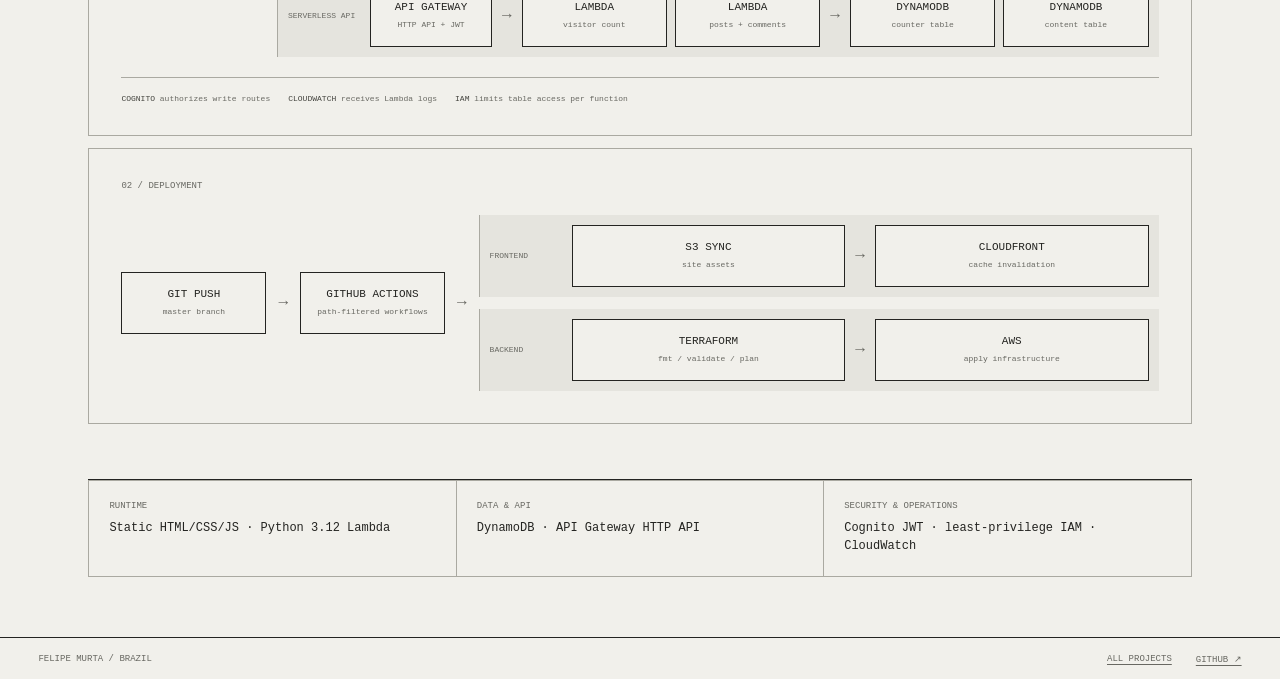
<file: site/project-cloud-resume.html>
<!DOCTYPE html>
<html lang="en">
<head>
  <meta charset="UTF-8">
  <meta name="viewport" content="width=device-width, initial-scale=1.0">
  <meta name="description" content="Details, screenshots, and source code for murta.xyz and the Cloud Resume project.">
  <title>Cloud Resume - murta</title>
  <script src="assets/js/theme-init.js"></script>
  <link rel="stylesheet" href="assets/css/personal.css">
  <link rel="stylesheet" href="assets/css/project-detail.css">
</head>
<body>
  <header class="topbar">
    <a class="site-name" href="index.html">murta.xyz</a>
    <nav aria-label="Primary navigation"><a href="index.html">Me</a><a class="active" href="projects.html">Projects</a><a href="personal.html">Personal</a></nav>
    <div class="utility"><span class="counter">visitor/<b data-visitor-count>—</b></span><button class="theme-toggle" type="button" data-theme-toggle aria-label="Toggle color theme"></button></div>
  </header>
  <main class="project-detail">
    <a class="project-back" href="projects.html">← All projects</a>
    <header class="project-hero">
      <p class="status">ACTIVE / 2026</p>
      <h1>murta.xyz / Cloud Resume</h1>
      <p class="summary">A static portfolio on AWS with serverless features, infrastructure as code, and automated deployment pipelines.</p>
      <ul class="tags"><li>AWS</li><li>Terraform</li><li>Python</li><li>GitHub Actions</li><li>Vanilla JS</li></ul>
      <div class="project-links"><a href="https://github.com/plaaxer/cloud-challenge" target="_blank" rel="noreferrer">View on GitHub ↗</a></div>
    </header>
    <section class="project-copy">
      <h2>The site</h2>
      <div><p>This portfolio is the product as well as its own technical case study. The frontend is deliberately small—semantic HTML, a shared responsive CSS system, and dependency-free JavaScript for navigation, theme selection, posts, comments, and the live visitor count. That keeps the pages fast, inspectable, and usable without a client framework.</p><p>The visual system supports light and dark themes, adapts from mobile to wide displays, and uses a compact editorial layout across the profile, projects, personal notes, calculator, and project-detail pages.</p></div>
    </section>
    <section class="project-copy">
      <h2>Serverless backend</h2>
      <div><p>An API Gateway HTTP API invokes Python 3.12 Lambda functions. The visitor endpoint atomically increments a DynamoDB counter, so concurrent visits do not overwrite one another. A second Lambda powers posts and comments in a DynamoDB single-table design with point-in-time recovery enabled.</p><p>Public readers can retrieve posts and add comments; publishing, editing, and deletion routes require a Cognito-issued JWT. Comment creation is throttled at the gateway, Lambda errors go to CloudWatch, and IAM policies limit each function to the DynamoDB actions it actually needs.</p></div>
    </section>
    <section class="project-copy">
      <h2>Infrastructure</h2>
      <div><p>Terraform defines the API, integrations, routes, DynamoDB tables, Lambda packages, permissions, logging, and authentication. Remote state is encrypted in S3, while pay-per-request tables keep the operational footprint appropriate for a personal site. The API's browser access is restricted to <code>murta.xyz</code>.</p><p>The result extends the original Cloud Resume Challenge beyond a static résumé: it is now a small publishing platform and portfolio whose application code and cloud resources remain versioned together.</p></div>
    </section>
    <section class="project-diagrams" aria-labelledby="architecture-title">
      <header>
        <h2 id="architecture-title">AWS architecture</h2>
        <p>Two paths, one small stack.</p>
      </header>
      <figure class="architecture-diagram">
        <figcaption>01 / Requests</figcaption>
        <div class="diagram-flow request-flow">
          <div class="diagram-node diagram-client"><span>Browser</span><small>murta.xyz</small></div>
          <span class="diagram-arrow" aria-hidden="true">→</span>
          <div class="diagram-split">
            <div class="diagram-branch">
              <p class="diagram-label">Static site</p>
              <div class="diagram-node"><span>CloudFront</span><small>CDN + HTTPS</small></div>
              <span class="diagram-arrow" aria-hidden="true">→</span>
              <div class="diagram-node"><span>S3</span><small>HTML / CSS / JS</small></div>
            </div>
            <div class="diagram-branch diagram-api-branch">
              <p class="diagram-label">Serverless API</p>
              <div class="diagram-node"><span>API Gateway</span><small>HTTP API + JWT</small></div>
              <span class="diagram-arrow" aria-hidden="true">→</span>
              <div class="diagram-pair">
                <div class="diagram-node"><span>Lambda</span><small>visitor count</small></div>
                <div class="diagram-node"><span>Lambda</span><small>posts + comments</small></div>
              </div>
              <span class="diagram-arrow" aria-hidden="true">→</span>
              <div class="diagram-pair">
                <div class="diagram-node"><span>DynamoDB</span><small>counter table</small></div>
                <div class="diagram-node"><span>DynamoDB</span><small>content table</small></div>
              </div>
            </div>
          </div>
        </div>
        <div class="diagram-notes">
          <span><b>Cognito</b> authorizes write routes</span>
          <span><b>CloudWatch</b> receives Lambda logs</span>
          <span><b>IAM</b> limits table access per function</span>
        </div>
      </figure>
      <figure class="architecture-diagram deployment-diagram">
        <figcaption>02 / Deployment</figcaption>
        <div class="diagram-flow deployment-flow">
          <div class="diagram-node"><span>Git push</span><small>master branch</small></div>
          <span class="diagram-arrow" aria-hidden="true">→</span>
          <div class="diagram-node"><span>GitHub Actions</span><small>path-filtered workflows</small></div>
          <span class="diagram-arrow" aria-hidden="true">→</span>
          <div class="diagram-split deployment-split">
            <div class="diagram-branch">
              <p class="diagram-label">Frontend</p>
              <div class="diagram-node"><span>S3 sync</span><small>site assets</small></div>
              <span class="diagram-arrow" aria-hidden="true">→</span>
              <div class="diagram-node"><span>CloudFront</span><small>cache invalidation</small></div>
            </div>
            <div class="diagram-branch">
              <p class="diagram-label">Backend</p>
              <div class="diagram-node"><span>Terraform</span><small>fmt / validate / plan</small></div>
              <span class="diagram-arrow" aria-hidden="true">→</span>
              <div class="diagram-node"><span>AWS</span><small>apply infrastructure</small></div>
            </div>
          </div>
        </div>
      </figure>
    </section>
    <dl class="project-facts"><div><dt>Runtime</dt><dd>Static HTML/CSS/JS · Python 3.12 Lambda</dd></div><div><dt>Data &amp; API</dt><dd>DynamoDB · API Gateway HTTP API</dd></div><div><dt>Security &amp; operations</dt><dd>Cognito JWT · least-privilege IAM · CloudWatch</dd></div></dl>
  </main>
  <footer><span>Felipe Murta / Brazil</span><a href="projects.html">all projects</a><a href="https://github.com/plaaxer/cloud-challenge" target="_blank" rel="noreferrer">github ↗</a></footer>
  <script src="assets/js/counter.js"></script>
  <script src="assets/js/theme.js"></script>
</body>
</html>
</file>
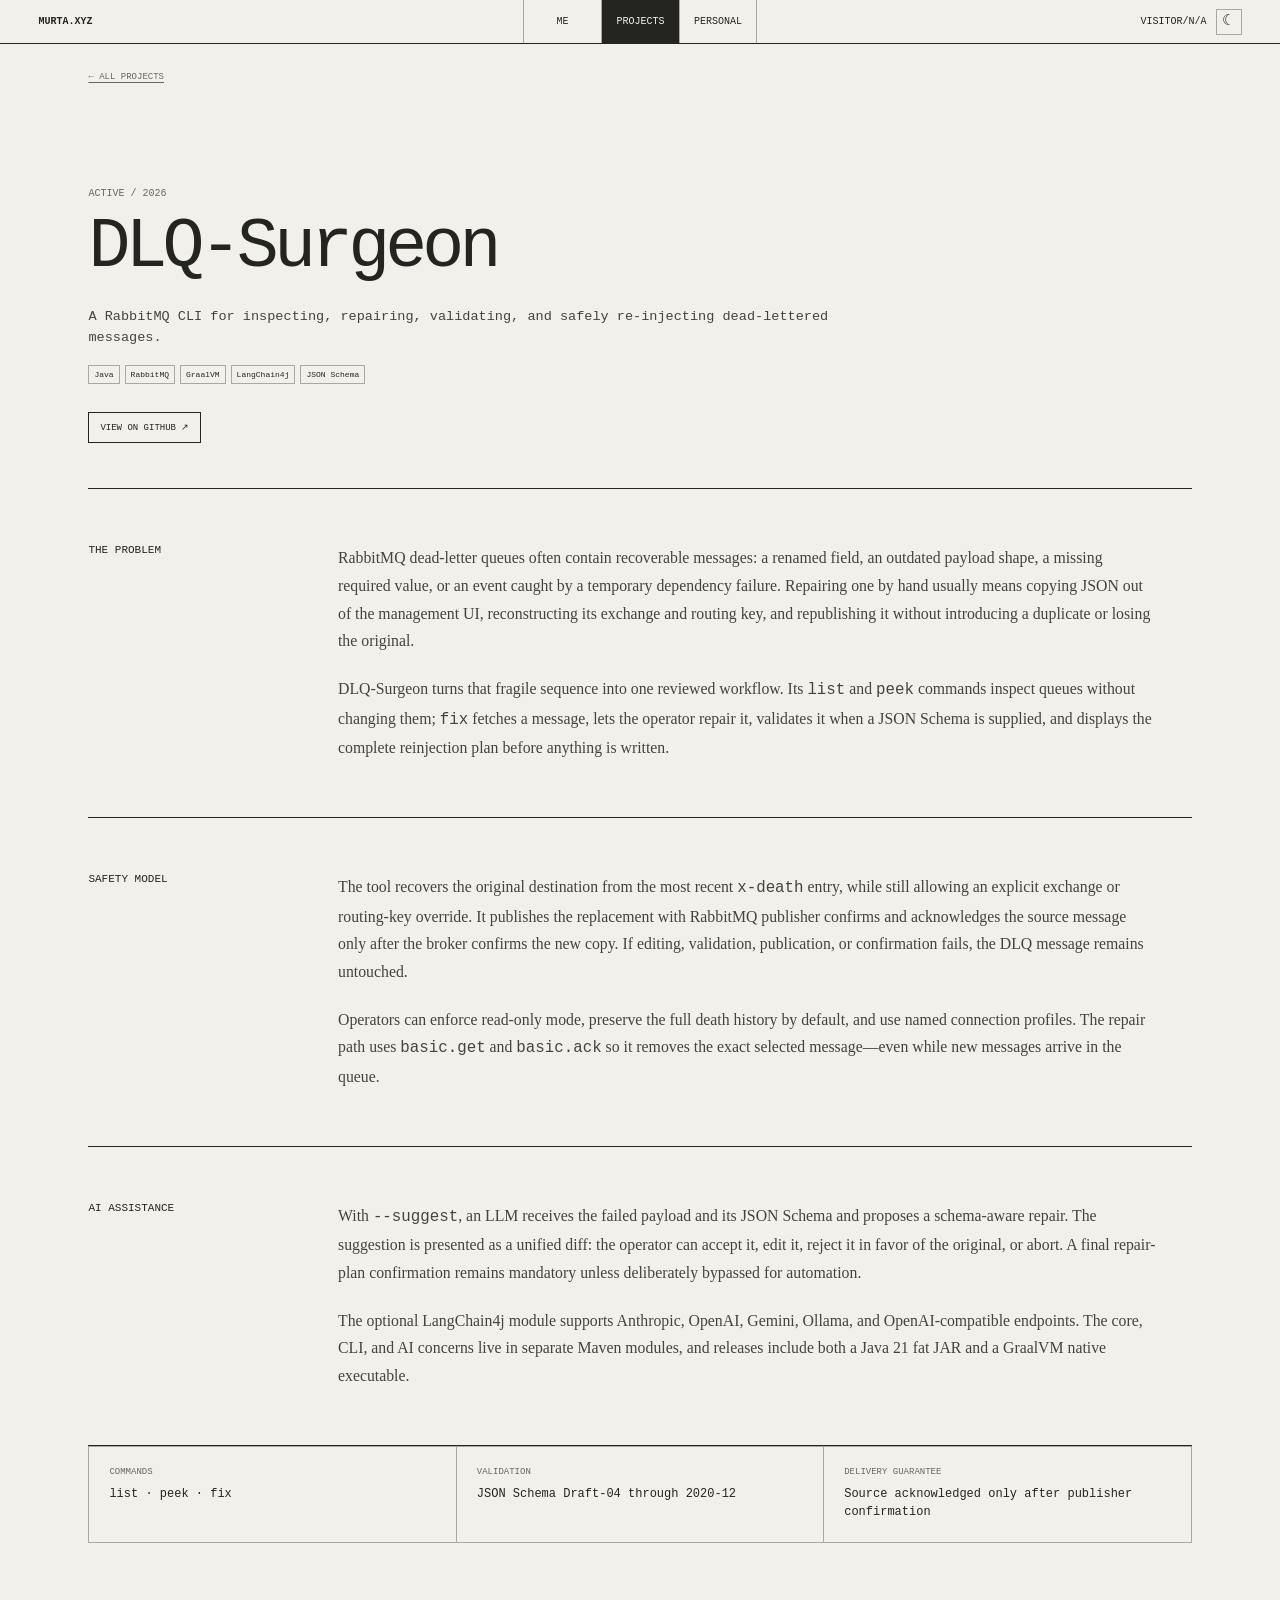
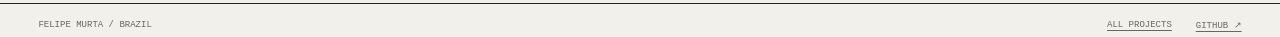
<file: site/project-dlq-surgeon.html>
<!DOCTYPE html>
<html lang="en">
<head>
  <meta charset="UTF-8">
  <meta name="viewport" content="width=device-width, initial-scale=1.0">
  <meta name="description" content="Details, screenshots, and source code for DLQ-Surgeon.">
  <title>DLQ-Surgeon - murta</title>
  <script src="assets/js/theme-init.js"></script>
  <link rel="stylesheet" href="assets/css/personal.css">
  <link rel="stylesheet" href="assets/css/project-detail.css">
</head>
<body>
  <header class="topbar">
    <a class="site-name" href="index.html">murta.xyz</a>
    <nav aria-label="Primary navigation"><a href="index.html">Me</a><a class="active" href="projects.html">Projects</a><a href="personal.html">Personal</a></nav>
    <div class="utility"><span class="counter">visitor/<b data-visitor-count>—</b></span><button class="theme-toggle" type="button" data-theme-toggle aria-label="Toggle color theme"></button></div>
  </header>
  <main class="project-detail">
    <a class="project-back" href="projects.html">← All projects</a>
    <header class="project-hero">
      <p class="status">ACTIVE / 2026</p>
      <h1>DLQ-Surgeon</h1>
      <p class="summary">A RabbitMQ CLI for inspecting, repairing, validating, and safely re-injecting dead-lettered messages.</p>
      <ul class="tags"><li>Java</li><li>RabbitMQ</li><li>GraalVM</li><li>LangChain4j</li><li>JSON Schema</li></ul>
      <div class="project-links"><a href="https://github.com/plaaxer/dlq-surgeon" target="_blank" rel="noreferrer">View on GitHub ↗</a></div>
    </header>
    <section class="project-copy">
      <h2>The problem</h2>
      <div><p>RabbitMQ dead-letter queues often contain recoverable messages: a renamed field, an outdated payload shape, a missing required value, or an event caught by a temporary dependency failure. Repairing one by hand usually means copying JSON out of the management UI, reconstructing its exchange and routing key, and republishing it without introducing a duplicate or losing the original.</p><p>DLQ-Surgeon turns that fragile sequence into one reviewed workflow. Its <code>list</code> and <code>peek</code> commands inspect queues without changing them; <code>fix</code> fetches a message, lets the operator repair it, validates it when a JSON Schema is supplied, and displays the complete reinjection plan before anything is written.</p></div>
    </section>
    <section class="project-copy">
      <h2>Safety model</h2>
      <div><p>The tool recovers the original destination from the most recent <code>x-death</code> entry, while still allowing an explicit exchange or routing-key override. It publishes the replacement with RabbitMQ publisher confirms and acknowledges the source message only after the broker confirms the new copy. If editing, validation, publication, or confirmation fails, the DLQ message remains untouched.</p><p>Operators can enforce read-only mode, preserve the full death history by default, and use named connection profiles. The repair path uses <code>basic.get</code> and <code>basic.ack</code> so it removes the exact selected message—even while new messages arrive in the queue.</p></div>
    </section>
    <section class="project-copy">
      <h2>AI assistance</h2>
      <div><p>With <code>--suggest</code>, an LLM receives the failed payload and its JSON Schema and proposes a schema-aware repair. The suggestion is presented as a unified diff: the operator can accept it, edit it, reject it in favor of the original, or abort. A final repair-plan confirmation remains mandatory unless deliberately bypassed for automation.</p><p>The optional LangChain4j module supports Anthropic, OpenAI, Gemini, Ollama, and OpenAI-compatible endpoints. The core, CLI, and AI concerns live in separate Maven modules, and releases include both a Java 21 fat JAR and a GraalVM native executable.</p></div>
    </section>
    <dl class="project-facts"><div><dt>Commands</dt><dd>list · peek · fix</dd></div><div><dt>Validation</dt><dd>JSON Schema Draft-04 through 2020-12</dd></div><div><dt>Delivery guarantee</dt><dd>Source acknowledged only after publisher confirmation</dd></div></dl>
  </main>
  <footer><span>Felipe Murta / Brazil</span><a href="projects.html">all projects</a><a href="https://github.com/plaaxer/dlq-surgeon" target="_blank" rel="noreferrer">github ↗</a></footer>
  <script src="assets/js/counter.js"></script>
  <script src="assets/js/theme.js"></script>
</body>
</html>
</file>
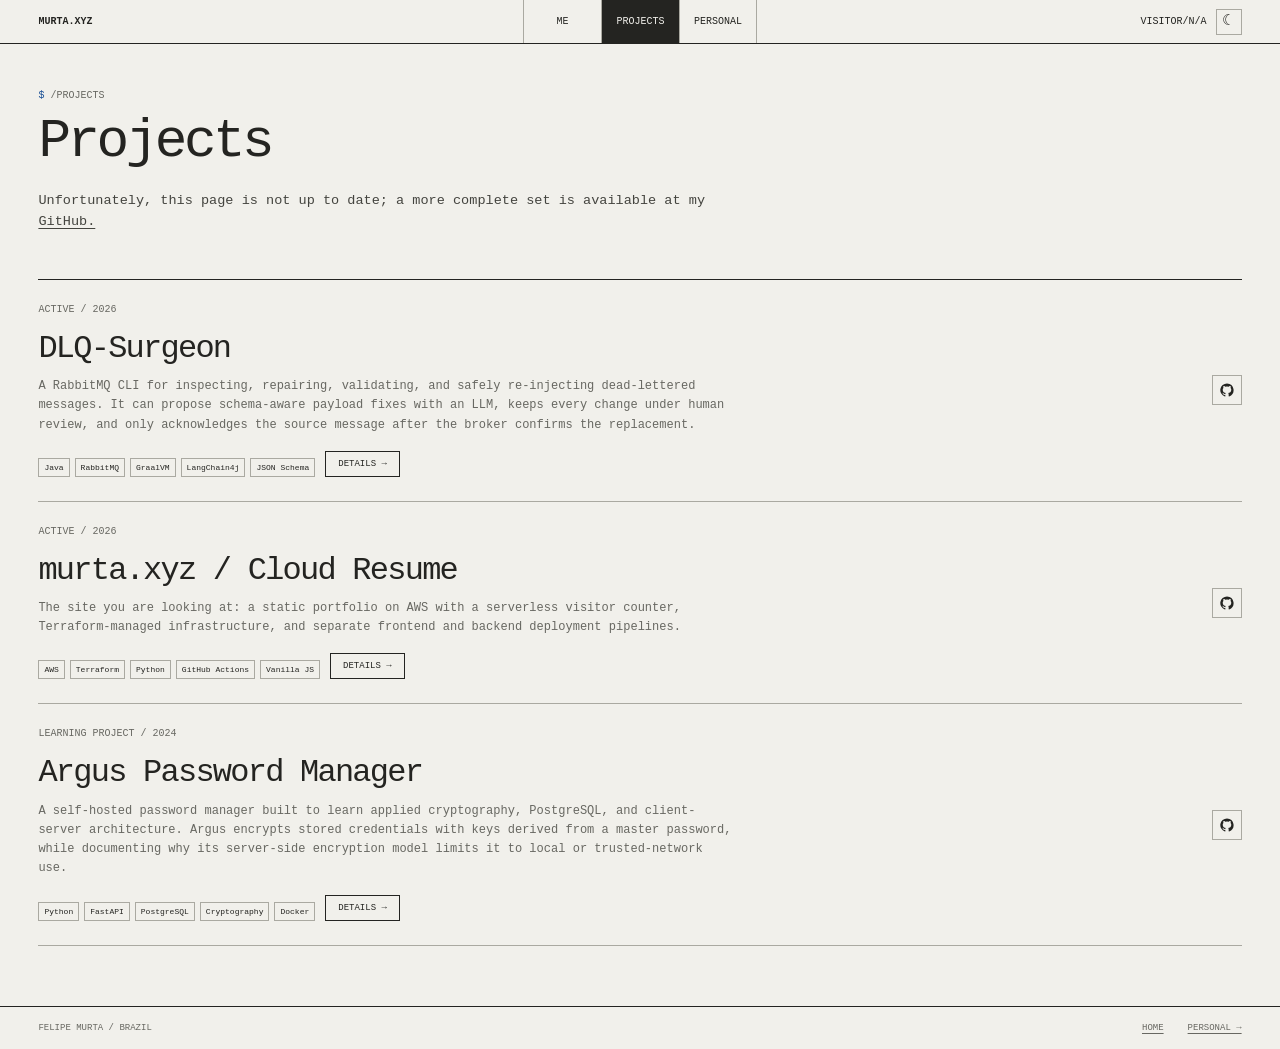
<file: site/projects.html>
<!DOCTYPE html>
<html lang="en">
<head>
  <meta charset="UTF-8">
  <meta name="viewport" content="width=device-width, initial-scale=1.0">
  <meta name="description" content="Projects and technical work by Felipe Murta.">
  <title>projects - murta</title>
  <script src="assets/js/theme-init.js"></script>
  <link rel="stylesheet" href="assets/css/personal.css">
</head>
<body>
  <header class="topbar">
    <a class="site-name" href="index.html">murta.xyz</a>
    <nav aria-label="Primary navigation"><a href="index.html">Me</a><a class="active" href="projects.html">Projects</a><a href="personal.html">Personal</a></nav>
    <div class="utility"><span class="counter">visitor/<b data-visitor-count>—</b></span><button class="theme-toggle" type="button" data-theme-toggle aria-label="Toggle color theme"></button></div>
  </header>
  <main>
    <header class="page-intro"><p class="command">/projects</p><h1>Projects</h1><p>Unfortunately, this page is not up to date; a more complete set is available at my <a href="https://github.com/plaaxer" target="_blank" rel="noreferrer">GitHub.</a></p></header>
    <section class="project-list">
      <article>
        <div>
          <p class="status">ACTIVE / 2026</p>
          <h2>DLQ-Surgeon</h2>
          <p>A RabbitMQ CLI for inspecting, repairing, validating, and safely re-injecting dead-lettered messages. It can propose schema-aware payload fixes with an LLM, keeps every change under human review, and only acknowledges the source message after the broker confirms the replacement.</p>
          <div class="project-tags-row"><ul class="tags"><li>Java</li><li>RabbitMQ</li><li>GraalVM</li><li>LangChain4j</li><li>JSON Schema</li></ul><a class="details-link" href="project-dlq-surgeon.html">Details →</a></div>
        </div>
        <div class="project-actions"><a class="github-link" href="https://github.com/plaaxer/dlq-surgeon" target="_blank" rel="noreferrer" aria-label="View DLQ-Surgeon source code on GitHub"><svg viewBox="0 0 24 24" aria-hidden="true"><path d="M12 .7a11.5 11.5 0 0 0-3.64 22.41c.58.11.79-.25.79-.56v-2.23c-3.22.7-3.9-1.37-3.9-1.37-.53-1.34-1.29-1.7-1.29-1.7-1.05-.72.08-.71.08-.71 1.16.08 1.78 1.2 1.78 1.2 1.04 1.77 2.72 1.26 3.38.96.1-.75.4-1.26.74-1.55-2.57-.29-5.27-1.28-5.27-5.68 0-1.26.45-2.28 1.19-3.09-.12-.29-.52-1.46.11-3.05 0 0 .97-.31 3.16 1.18a10.98 10.98 0 0 1 5.75 0c2.19-1.49 3.16-1.18 3.16-1.18.63 1.59.23 2.76.11 3.05.74.81 1.19 1.83 1.19 3.09 0 4.42-2.71 5.38-5.29 5.67.42.36.79 1.06.79 2.14v3.17c0 .31.21.68.8.56A11.5 11.5 0 0 0 12 .7Z"/></svg></a></div>
      </article>
      <article>
        <div>
          <p class="status">ACTIVE / 2026</p>
          <h2>murta.xyz / Cloud Resume</h2>
          <p>The site you are looking at: a static portfolio on AWS with a serverless visitor counter, Terraform-managed infrastructure, and separate frontend and backend deployment pipelines.</p>
          <div class="project-tags-row"><ul class="tags"><li>AWS</li><li>Terraform</li><li>Python</li><li>GitHub Actions</li><li>Vanilla JS</li></ul><a class="details-link" href="project-cloud-resume.html">Details →</a></div>
        </div>
        <div class="project-actions"><a class="github-link" href="https://github.com/plaaxer/cloud-challenge" target="_blank" rel="noreferrer" aria-label="View murta.xyz source code on GitHub"><svg viewBox="0 0 24 24" aria-hidden="true"><path d="M12 .7a11.5 11.5 0 0 0-3.64 22.41c.58.11.79-.25.79-.56v-2.23c-3.22.7-3.9-1.37-3.9-1.37-.53-1.34-1.29-1.7-1.29-1.7-1.05-.72.08-.71.08-.71 1.16.08 1.78 1.2 1.78 1.2 1.04 1.77 2.72 1.26 3.38.96.1-.75.4-1.26.74-1.55-2.57-.29-5.27-1.28-5.27-5.68 0-1.26.45-2.28 1.19-3.09-.12-.29-.52-1.46.11-3.05 0 0 .97-.31 3.16 1.18a10.98 10.98 0 0 1 5.75 0c2.19-1.49 3.16-1.18 3.16-1.18.63 1.59.23 2.76.11 3.05.74.81 1.19 1.83 1.19 3.09 0 4.42-2.71 5.38-5.29 5.67.42.36.79 1.06.79 2.14v3.17c0 .31.21.68.8.56A11.5 11.5 0 0 0 12 .7Z"/></svg></a></div>
      </article>
      <article>
        <div>
          <p class="status">LEARNING PROJECT / 2024</p>
          <h2>Argus Password Manager</h2>
          <p>A self-hosted password manager built to learn applied cryptography, PostgreSQL, and client-server architecture. Argus encrypts stored credentials with keys derived from a master password, while documenting why its server-side encryption model limits it to local or trusted-network use.</p>
          <div class="project-tags-row"><ul class="tags"><li>Python</li><li>FastAPI</li><li>PostgreSQL</li><li>Cryptography</li><li>Docker</li></ul><a class="details-link" href="project-argus.html">Details →</a></div>
        </div>
        <div class="project-actions"><a class="github-link" href="https://github.com/plaaxer/argus-password-manager" target="_blank" rel="noreferrer" aria-label="View Argus Password Manager source code on GitHub"><svg viewBox="0 0 24 24" aria-hidden="true"><path d="M12 .7a11.5 11.5 0 0 0-3.64 22.41c.58.11.79-.25.79-.56v-2.23c-3.22.7-3.9-1.37-3.9-1.37-.53-1.34-1.29-1.7-1.29-1.7-1.05-.72.08-.71.08-.71 1.16.08 1.78 1.2 1.78 1.2 1.04 1.77 2.72 1.26 3.38.96.1-.75.4-1.26.74-1.55-2.57-.29-5.27-1.28-5.27-5.68 0-1.26.45-2.28 1.19-3.09-.12-.29-.52-1.46.11-3.05 0 0 .97-.31 3.16 1.18a10.98 10.98 0 0 1 5.75 0c2.19-1.49 3.16-1.18 3.16-1.18.63 1.59.23 2.76.11 3.05.74.81 1.19 1.83 1.19 3.09 0 4.42-2.71 5.38-5.29 5.67.42.36.79 1.06.79 2.14v3.17c0 .31.21.68.8.56A11.5 11.5 0 0 0 12 .7Z"/></svg></a></div>
      </article>
    </section>
  </main>
  <footer><span>Felipe Murta / Brazil</span><a href="index.html">home</a><a href="personal.html">personal →</a></footer>
  <script src="assets/js/counter.js"></script>
  <script src="assets/js/theme.js"></script>
</body>
</html>
</file>
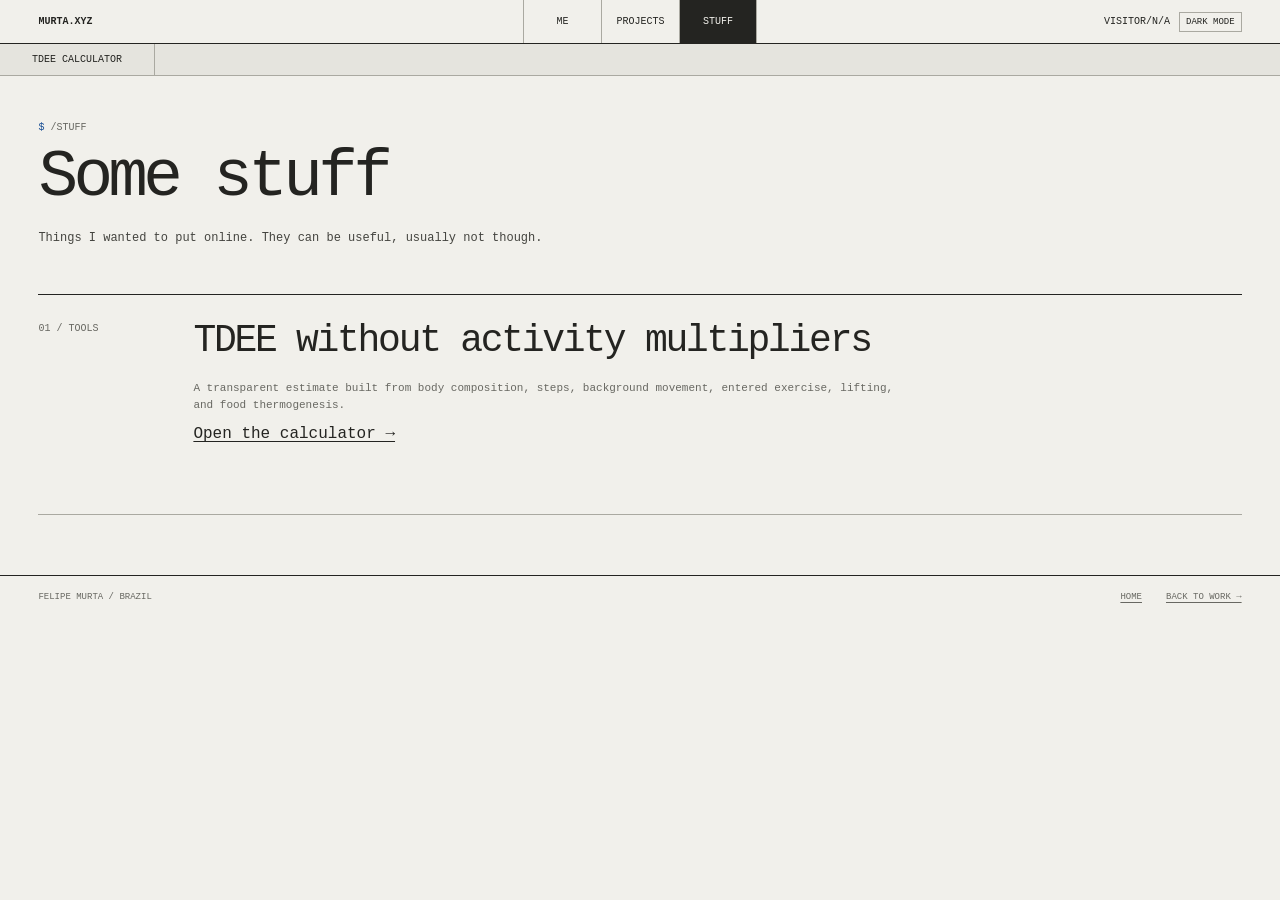
<file: site/stuff.html>
<!DOCTYPE html>
<html lang="en">
<head>
  <meta charset="UTF-8">
  <meta name="viewport" content="width=device-width, initial-scale=1.0">
  <meta name="description" content="Small tools and assorted internet things by Felipe Murta.">
  <title>stuff - murta</title>
  <link rel="stylesheet" href="personal.css">
</head>
<body data-theme-joke>
  <header class="topbar">
    <a class="site-name" href="index.html">murta.xyz</a>
    <nav aria-label="Primary navigation"><a href="index.html">Me</a><a href="projects.html">Projects</a><a class="active" href="stuff.html">Stuff</a></nav>
    <div class="utility"><span class="counter">visitor/<b data-visitor-count>—</b></span><button class="theme-toggle" type="button" data-theme-toggle aria-label="Toggle color theme">theme</button></div>
  </header>
  <nav class="subnav" aria-label="Stuff categories">
    <!-- TODO: enable these as their sections are written.
    <a href="#anime">Anime</a>
    <a href="#games">Games</a>
    -->
    <a href="calculator.html">TDEE calculator</a>
    <!--
    <a href="#cruzeiro">Cruzeiro</a>
    <a href="#notes">Notes</a>
    -->
  </nav>
  <main>
    <header class="page-intro stuff-intro"><p class="command">/stuff</p><h1>Some stuff</h1><p>Things I wanted to put online. They can be useful, usually not though.</p></header>
    <div class="stuff-list">
      <!-- TODO: enable when there is real anime content.
      <section id="anime"><p class="category">01 / ANIME</p><div><h2>Watching &amp; reviewing</h2></div></section>
      -->
      <!-- TODO: enable when there is real gaming content.
      <section id="games"><p class="category">02 / GAMES</p><div><h2>Games</h2></div></section>
      -->
      <section id="tools"><p class="category">01 / TOOLS</p><div><h2>TDEE without activity multipliers</h2><p>A transparent estimate built from body composition, steps, background movement, entered exercise, lifting, and food thermogenesis.</p><a href="calculator.html">Open the calculator →</a></div></section>
      <!-- TODO: enable when there is real Cruzeiro content.
      <section id="cruzeiro" class="cruzeiro"><p class="category">02 / FUTEBOL</p><div><h2>O maior de Minas</h2></div></section>
      -->
      <!-- TODO: enable when there are published notes.
      <section id="notes"><p class="category">03 / NOTES</p><div><h2>Miscellaneous writing</h2></div></section>
      -->
    </div>
  </main>
  <footer><span>Felipe Murta / Brazil</span><a href="index.html">home</a><a href="projects.html">back to work →</a></footer>
  <script src="counter.js"></script>
  <script src="theme.js"></script>
</body>
</html>
</file>
<file: site/assets/css/personal.css>
:root { color-scheme: dark; font-family: "Courier New", Courier, monospace; color: var(--ink); background: var(--bg); --bg: #111310; --ink: #deddd5; --muted: #92938c; --rule: #42443f; --blue: #6c98d6; --header: #111310; --subnav: #1b1d19; --subnav-hover: #292c26; --body-copy: #b9b9b1; }
@media (prefers-color-scheme: light) { :root { color-scheme: light; --bg: #f1f0eb; --ink: #242421; --muted: #686862; --rule: #aaa9a1; --blue: #174d94; --header: #f1f0eb; --subnav: #e5e4de; --subnav-hover: #d4d3cc; --body-copy: #44443f; } }
:root[data-theme="dark"] { color-scheme: dark; --bg: #111310; --ink: #deddd5; --muted: #92938c; --rule: #42443f; --blue: #6c98d6; --header: #111310; --subnav: #1b1d19; --subnav-hover: #292c26; --body-copy: #b9b9b1; }
:root[data-theme="light"] { color-scheme: light; --bg: #f1f0eb; --ink: #242421; --muted: #686862; --rule: #aaa9a1; --blue: #174d94; --header: #f1f0eb; --subnav: #e5e4de; --subnav-hover: #d4d3cc; --body-copy: #44443f; }
* { box-sizing: border-box; }
html { scroll-behavior: smooth; scroll-padding-top: 64px; }
body { margin: 0; font-size: clamp(13px, .18vw + 12px, 15px); }
a { color: inherit; text-underline-offset: 3px; }
.topbar { display: grid; grid-template-columns: 1fr auto 1fr; min-height: 44px; border-bottom: 1px solid var(--ink); background: var(--header); font-size: 10px; text-transform: uppercase; }
.site-name, .utility { display: flex; align-items: center; padding: 0 clamp(12px, 3vw, 42px); }
.site-name { font-weight: 700; text-decoration: none; }
.utility { justify-content: flex-end; gap: 9px; }
.counter b { font-weight: 400; }
.theme-toggle { display: grid; width: 26px; height: 26px; padding: 0; border: 1px solid var(--rule); border-radius: 0; place-items: center; background: transparent; color: var(--ink); font: 15px/1 "Courier New", monospace; cursor: pointer; }
.theme-toggle::before { content: "☀"; }
:root[data-theme="light"] .theme-toggle::before { content: "☾"; }
.theme-toggle:hover, .theme-toggle:focus-visible { border-color: var(--ink); background: var(--ink); color: var(--bg); }
.theme-dialog { width: min(430px, calc(100vw - 32px)); padding: 0; border: 1px solid var(--ink); border-radius: 0; background: var(--bg); color: var(--ink); font: 12px "Courier New", monospace; }
.theme-dialog::backdrop { background: rgba(0, 0, 0, .72); }
.theme-dialog section { padding: 22px; }
.theme-dialog h2 { margin: 0 0 16px; font: 400 19px/1.1 "Courier New", monospace; letter-spacing: -.05em; }
.theme-dialog p { margin: 0 0 22px; color: var(--body-copy); line-height: 1.5; }
.theme-dialog button { padding: 8px 10px; border: 1px solid var(--ink); border-radius: 0; background: var(--ink); color: var(--bg); font: inherit; font-size: 10px; text-transform: uppercase; cursor: pointer; }
.theme-dialog button:hover, .theme-dialog button:focus-visible { border-color: var(--blue); background: var(--blue); color: #fff; }
.topbar nav { display: flex; }
.topbar nav a { display: grid; min-width: 78px; place-items: center; padding: 0 12px; border-left: 1px solid var(--rule); text-decoration: none; }
.topbar nav a:last-child { border-right: 1px solid var(--rule); }
.topbar nav a:hover, .topbar nav a.active { background: var(--ink); color: var(--bg); }
.subnav { display: flex; border-bottom: 1px solid var(--rule); background: var(--subnav); font-size: 10px; text-transform: uppercase; }
.subnav a { padding: 10px clamp(14px, 3vw, 32px); border-right: 1px solid var(--rule); text-decoration: none; }
.subnav a:hover, .subnav a.active { background: var(--subnav-hover); }
main { max-width: none; margin: 0; padding: 0 clamp(14px, 3vw, 48px); }
.command, .status, .category { margin: 0; color: var(--muted); font-size: 10px; text-transform: uppercase; }
.command::before { content: "$ "; color: var(--blue); }
.home-intro, .page-intro { min-height: 0; padding: 46px 0; border-bottom: 1px solid var(--ink); }
.home-intro h1, .page-intro h1 { margin: 15px 0 0; font: 400 clamp(30px, 4.25vw, 58px)/.95 "Courier New", monospace; letter-spacing: -.065em; }
.summary, .page-intro > p:last-child { max-width: 700px; margin: 25px 0 0; color: var(--body-copy); font-size: clamp(12px, .2vw + 11px, 14px); line-height: 1.6; }
.links { display: flex; flex-wrap: wrap; gap: 8px; margin-top: 25px; }
.links a, .calculator-link a { padding: 7px 9px; border: 1px solid var(--rule); font-size: 10px; text-decoration: none; }
.links a:hover, .links a:first-child:hover, .calculator-link a:hover { border-color: var(--ink); background: var(--ink); color: var(--bg); }
.home-section { padding: 38px 0; border-bottom: 1px solid var(--ink); }
.section-heading { display: grid; grid-template-columns: 35px 1fr auto; align-items: baseline; padding-bottom: 10px; border-bottom: 1px solid var(--ink); }
.section-heading span, .section-heading a { font-size: 10px; text-transform: uppercase; }
.section-heading h2 { margin: 0; font-size: 13px; font-weight: 400; text-transform: uppercase; }
.records .record { display: grid; grid-template-columns: 90px 1fr 100px; gap: 18px; min-height: 0; padding: 20px 0; border-bottom: 1px solid var(--rule); }
.record-meta { display: flex; flex-direction: column; gap: 5px; color: var(--muted); font-size: 9px; }
.record h3 { margin: 0 0 9px; font: 400 clamp(18px, 2vw, 27px)/1 "Courier New", monospace; letter-spacing: -.05em; }
.record p { max-width: 680px; margin: 0; color: var(--muted); font-size: clamp(11px, .16vw + 10px, 13px); line-height: 1.6; }
.stack { text-align: right; color: var(--muted); font-size: 9px; }
.elsewhere-preview > p { max-width: 770px; margin: 28px 0; font-size: 13px; line-height: 1.55; }
.calculator-link { margin: 0; }
.me-page { width: min(100%, 920px); margin: 0 auto; padding-bottom: 80px; }
.me-intro { padding: clamp(70px, 12vw, 130px) 0 clamp(75px, 13vw, 145px); }
.me-intro h1 { margin: 18px 0 0; font: 400 clamp(34px, 5vw, 52px)/1 "Courier New", monospace; letter-spacing: -.055em; }
.me-intro > p:last-child { max-width: 610px; margin: 24px 0 0; color: var(--body-copy); font-size: 12px; line-height: 1.7; }
.me-block { display: grid; grid-template-columns: 140px minmax(0, 1fr); gap: clamp(25px, 6vw, 70px); padding: 42px 0; }
.me-label { margin: 4px 0 0; color: var(--muted); font-size: 9px; text-transform: uppercase; }
.me-block h2 { margin: 0 0 14px; font: 400 clamp(18px, 2.5vw, 24px)/1.2 "Courier New", monospace; letter-spacing: -.035em; }
.me-block div > p { max-width: 590px; margin: 0; color: var(--muted); font-size: 11px; line-height: 1.7; }
.text-link { display: inline-block; margin-top: 17px; color: var(--ink); font-size: 10px; }
.page-intro > p:last-child { margin-top: 22px; }
.project-list article { display: grid; grid-template-columns: 1fr 125px; gap: 20px; min-height: 0; padding: 24px 0; border-bottom: 1px solid var(--rule); }
.project-list article > a, .project-list article > span:last-child { font-size: 9px; }
.project-list article > a, .project-list article > span:last-child { text-align: right; }
.project-actions { display: flex; align-items: center; justify-content: flex-end; }
.project-tags-row { display: flex; flex-wrap: wrap; align-items: flex-end; gap: 10px; margin-top: 16px; }
.project-tags-row .tags { margin-top: 0; }
.project-tags-row .details-link { padding: 7px 12px; border: 1px solid var(--ink); font-size: 9px; text-align: center; text-decoration: none; text-transform: uppercase; }
.project-tags-row .details-link:hover, .project-tags-row .details-link:focus-visible { background: var(--ink); color: var(--bg); outline: none; }
.project-list .github-link { display: inline-grid; width: 30px; height: 30px; place-items: center; border: 1px solid var(--rule); color: var(--ink); }
.project-list .github-link svg { width: 14px; height: 14px; fill: currentColor; }
.project-list .github-link:hover, .project-list .github-link:focus-visible { border-color: var(--ink); background: var(--ink); color: var(--bg); outline: none; }
.project-list h2, .personal-list h2 { margin: 18px 0 10px; font: 400 clamp(21px, 2.5vw, 34px)/1 "Courier New", monospace; letter-spacing: -.055em; }
.project-list article div > p:not(.status), .personal-list section div > p { max-width: 700px; color: var(--muted); font-size: clamp(11px, .16vw + 10px, 13px); line-height: 1.6; }
.tags { display: flex; flex-wrap: wrap; gap: 5px; margin: 16px 0 0; padding: 0; list-style: none; }
.tags li { padding: 4px 5px; border: 1px solid var(--rule); font-size: 8px; }
.personal-list section { display: grid; grid-template-columns: 130px 1fr; gap: 25px; min-height: 220px; padding: 28px 0; border-bottom: 1px solid var(--rule); }
.personal-list section.featured { min-height: 330px; border-bottom-color: var(--ink); }
.personal-list section.featured h2 { max-width: 760px; font-size: clamp(32px, 6vw, 64px); }
.personal-list section.featured a { margin-top: 20px; padding: 9px 11px; border: 1px solid var(--ink); font-size: 10px; text-decoration: none; text-transform: uppercase; }
.personal-list section.featured a:hover { background: var(--ink); color: var(--bg); }
.personal-list section > div { display: flex; flex-direction: column; align-items: flex-start; }
.personal-list h2 { margin-top: 0; }
.personal-list dl { width: 100%; max-width: 650px; margin: auto 0 0; }
.personal-list dl div { display: grid; grid-template-columns: 130px 1fr; padding: 9px 0; border-top: 1px solid var(--rule); font-size: 10px; }
.personal-list dt { color: var(--muted); }
.personal-list dd { margin: 0; }
.personal-list section.cruzeiro { margin-inline: calc(-1 * clamp(14px, 3vw, 48px)); padding-inline: clamp(14px, 3vw, 48px); background: #174d94; color: #f1f0eb; }
.personal-list .cruzeiro .category, .personal-list .cruzeiro p { color: #d7e2f1; }
.personal-list .cruzeiro span { margin-top: auto; font-size: 30px; }
footer { display: grid; grid-template-columns: 1fr auto auto; gap: 24px; margin-top: 60px; padding: 16px clamp(14px, 3vw, 48px); border-top: 1px solid var(--ink); background: var(--header); color: var(--muted); font-size: 9px; text-transform: uppercase; }
@media (max-width: 700px) { .topbar { grid-template-columns: 1fr auto; } .site-name { display: none; } .topbar nav a { min-width: auto; padding: 0 11px; } .utility { padding-inline: 11px; } .counter { display: none; } .subnav { overflow-x: auto; } .subnav a { flex: 0 0 auto; } .section-heading { grid-template-columns: 28px 1fr; } .section-heading a, .section-heading > span:last-child { grid-column: 2; margin-top: 8px; text-align: left; } .me-intro { padding-block: 70px 85px; } .me-block { grid-template-columns: 1fr; gap: 14px; padding: 30px 0; } .records .record, .project-list article { grid-template-columns: 1fr; gap: 12px; } .record-meta { flex-direction: row; } .stack, .project-list article > a, .project-list article > span:last-child { text-align: left; } .project-actions { margin-top: 6px; } .personal-list section { display: block; min-height: 0; } .personal-list .category { margin-bottom: 28px; } .personal-list dl { margin-top: 40px; } footer { grid-template-columns: 1fr; } }
</file>
<file: site/assets/css/calculator.css>
.calculator-page { max-width: none; margin: 0; padding-inline: clamp(14px, 3vw, 48px); }
.calculator-intro { display: flex; align-items: baseline; gap: 16px; padding: 24px 0 18px; border-bottom: 1px solid var(--ink); }
.calculator-intro h1 { margin: 0; font: 400 clamp(20px, 3vw, 32px)/1 "Courier New", monospace; letter-spacing: -.06em; text-transform: lowercase; }
.calculator-intro > p:last-child { max-width: 650px; margin: 0; color: var(--muted); font-size: 10px; line-height: 1.5; }

#tdee-form { display: grid; grid-template-columns: repeat(2, minmax(0, 1fr)); border-left: 1px solid var(--rule); }
.form-section { padding: 18px; border-right: 1px solid var(--rule); border-bottom: 1px solid var(--rule); }
.form-section > header { display: grid; grid-template-columns: 28px 1fr; gap: 10px; margin-bottom: 16px; }
.form-section > header > span { color: var(--muted); font-size: 10px; }
.form-section h2 { margin: 0 0 4px; font: 400 15px "Courier New", monospace; letter-spacing: -.04em; text-transform: uppercase; }
.form-section header p { margin: 0; color: var(--muted); font-size: 10px; line-height: 1.4; }
.fields { display: grid; gap: 8px; margin-left: 38px; }
.fields.three { grid-template-columns: repeat(3, minmax(0, 1fr)); }
.fields.two { grid-template-columns: repeat(2, minmax(0, 1fr)); }
.fields.one { grid-template-columns: minmax(140px, 1fr) 2fr; }
.movement-choice { margin-bottom: 8px; }
.movement-fields { margin-top: 8px; }
.fields label { display: flex; flex-direction: column; gap: 6px; color: var(--muted); font-size: 9px; text-transform: uppercase; }
.field-label { display: inline-flex; align-items: center; gap: 4px; }
.tooltip { position: relative; display: inline-grid; place-items: center; width: 14px; height: 14px; border: 1px solid var(--rule); color: var(--ink); font-size: 9px; line-height: 1; text-transform: none; cursor: help; }
.tooltip::after { position: absolute; z-index: 5; bottom: calc(100% + 7px); left: 50%; display: none; width: 235px; padding: 8px; border: 1px solid var(--ink); background: var(--bg); color: var(--body-copy); content: attr(data-tooltip); font-size: 9px; line-height: 1.45; text-transform: none; transform: translateX(-50%); }
.tooltip:hover::after, .tooltip:focus::after { display: block; }
.movement-fields[hidden] { display: none !important; }
.macro-toggle { display: inline-flex; align-items: center; gap: 7px; margin: 12px 0 0 38px; color: var(--muted); font-size: 9px; text-transform: uppercase; cursor: pointer; }
.macro-toggle input { width: 13px; min-height: 13px; margin: 0; accent-color: var(--blue); }
.macro-fields[hidden] { display: none !important; }
.fields label > span { display: flex; align-items: baseline; gap: 4px; color: var(--muted); text-transform: none; }
input, select { width: 100%; min-height: 33px; padding: 5px 6px; border: 1px solid var(--rule); border-radius: 0; outline: none; background: var(--bg); color: var(--ink); font: 13px "Courier New", monospace; }
input:focus, select:focus { border-color: var(--blue); outline: 1px solid var(--blue); outline-offset: -2px; box-shadow: none; }
.fields label > span input { flex: 1; }
.field-note { display: none; }
.warning { margin: 13px 0 0 38px; padding-left: 8px; border-left: 1px solid #b4793e; color: var(--body-copy); font-size: 9px; line-height: 1.45; }
.exercise-warning { display: none; }
code { color: var(--ink); }
.form-error { grid-column: 1 / -1; min-height: 16px; margin: 12px 0 0; padding-left: 18px; color: #d26b61; font-size: 11px; }
#tdee-form > button { grid-column: 1 / -1; justify-self: start; margin: 0 0 25px 18px; padding: 10px 12px; border: 1px solid var(--ink); border-radius: 0; background: var(--ink); color: var(--bg); font: 10px "Courier New", monospace; text-transform: uppercase; cursor: pointer; }
#tdee-form > button:hover, #tdee-form > button:focus-visible { background: var(--blue); border-color: var(--blue); color: #fff; }

.results { scroll-margin-top: 70px; margin: 25px 0 70px; border: 1px solid var(--ink); }
.results > header { padding: 18px; border-bottom: 1px solid var(--ink); }
.results h2 { margin: 14px 0 8px; font: 400 clamp(30px, 5vw, 62px) "Courier New", monospace; letter-spacing: -.08em; }
.results h2 small { font-size: 10px; letter-spacing: 0; }
.results header > p:last-child { margin: 0; color: var(--muted); font-size: 10px; }
.results dl { display: grid; grid-template-columns: repeat(3, 1fr); margin: 0; }
.results dl div { display: grid; grid-template-columns: 1fr auto; gap: 10px; padding: 12px 18px; border-right: 1px solid var(--rule); border-bottom: 1px solid var(--rule); font-size: 10px; }
.results dt { color: var(--muted); }
.results dd { margin: 0; }
.component-chart { margin: 0; padding: 18px; border-bottom: 1px solid var(--rule); }
.component-bar { display: flex; min-height: 36px; overflow: hidden; border: 1px solid var(--ink); }
.chart-segment { display: grid; min-width: 0; place-items: center; padding: 4px; border-right: 1px solid var(--bg); color: #10110f; font-size: 9px; overflow: hidden; text-align: center; white-space: nowrap; cursor: default; }
.chart-segment:last-child { border-right: 0; }
.chart-segment:hover, .chart-segment:focus { outline: 2px solid var(--ink); outline-offset: -2px; }
.chart-segment.bmr { background: #aeb9ae; }
.chart-segment.movement { background: #7fa6c9; }
.chart-segment.neat { background: #cbbd88; }
.chart-segment.eat { background: #c58d72; }
.chart-segment.gym { background: #a98bb2; }
.chart-segment.tef { background: #d7d5cc; }
.component-chart figcaption { margin-top: 9px; color: var(--muted); font-size: 9px; }
.result-detail { margin: 0; padding: 16px 18px; color: var(--body-copy); font-size: 10px; line-height: 1.55; }
.multiplier-comparison { padding: 18px; border-top: 1px dashed var(--rule); }
.multiplier-comparison header { display: grid; grid-template-columns: 220px 1fr; gap: 20px; margin-bottom: 14px; }
.multiplier-comparison h3 { margin: 0; font-size: 10px; font-weight: 400; text-transform: uppercase; }
.multiplier-comparison header p { margin: 0; color: var(--muted); font-size: 9px; line-height: 1.45; }
.multiplier-comparison dl { display: grid; grid-template-columns: repeat(5, 1fr); margin: 0; border-top: 1px solid var(--rule); }
.multiplier-comparison dl div { padding: 10px 8px 0 0; font-size: 9px; }
.multiplier-comparison dt { color: var(--muted); }
.multiplier-comparison dd { margin: 6px 0 0; }

.method { padding: 48px 0; border-top: 1px solid var(--ink); }
.method > header { display: grid; grid-template-columns: 130px 1fr; gap: 20px; margin-bottom: 36px; }
.method > header span { font-size: 10px; }
.method > header h2 { max-width: 760px; margin: 0; font: 400 clamp(22px, 4vw, 42px)/1 "Courier New", monospace; letter-spacing: -.06em; }
.method-grid { display: grid; grid-template-columns: 1fr 1fr; margin-left: 150px; border-top: 1px solid var(--rule); }
.method-grid article { padding: 16px 16px 20px 0; border-bottom: 1px solid var(--rule); }
.method-grid article:nth-child(odd) { border-right: 1px solid var(--rule); }
.method-grid article:nth-child(even) { padding-left: 16px; }
.method-grid h3 { margin: 0 0 14px; font-size: 10px; font-weight: 400; text-transform: uppercase; }
.method-grid p, .sources, .disclaimer { color: var(--muted); font-size: 10px; line-height: 1.55; }
.model-audit { margin: 52px 0 0 150px; border-top: 1px solid var(--ink); }
.model-audit > header { display: grid; grid-template-columns: 150px 1fr; gap: 20px; padding: 14px 0; border-bottom: 1px solid var(--ink); font-size: 9px; text-transform: uppercase; }
.model-audit > header p { margin: 0; }
.model-audit article { display: grid; grid-template-columns: minmax(180px, .75fr) 2fr; gap: 25px; padding: 20px 0 25px; border-bottom: 1px solid var(--rule); }
.model-audit h3 { margin: 0; font-size: 10px; font-weight: 400; }
.model-audit article div > p { margin: 0 0 10px; color: var(--muted); font-size: 10px; line-height: 1.55; }
.model-audit article b { color: var(--ink); font-weight: 400; }
.model-audit article a { display: block; margin-top: 6px; font-size: 9px; }
.sources { margin: 45px 0 0 150px; }
.sources > p { color: var(--ink); text-transform: uppercase; }
.sources ol { padding-left: 18px; }
.sources li { margin: 6px 0; }
.disclaimer { margin: 40px 0 0 150px; padding: 14px; border: 1px solid var(--rule); }

@media (max-width: 800px) {
  .calculator-intro { display: block; padding-block: 26px; }
  .calculator-intro .command { margin-bottom: 15px; }
  .calculator-intro > p:last-child { margin-top: 14px; }
  #tdee-form { grid-template-columns: 1fr; }
  .fields.three, .fields.two, .fields.one { grid-template-columns: 1fr; }
  .results dl { grid-template-columns: 1fr; }
  .results dl div { border-right: 0; }
  .multiplier-comparison header { display: block; }
  .multiplier-comparison header p { margin-top: 10px; }
  .multiplier-comparison dl { grid-template-columns: 1fr 1fr; gap: 8px; }
  .method > header { display: block; }
  .method > header span { display: block; margin-bottom: 22px; }
  .method-grid, .model-audit { margin-left: 0; }
  .method-grid { display: block; }
  .method-grid article:nth-child(odd) { border-right: 0; }
  .method-grid article:nth-child(even) { padding-left: 0; }
  .model-audit > header, .model-audit article { grid-template-columns: 1fr; }
  .sources, .disclaimer { margin-left: 0; }
  .tooltip::after { left: 0; transform: none; }
}
</file>
<file: site/assets/css/posts.css>
.posts-page { padding-inline: clamp(14px, 3vw, 48px); }
.posts-view { max-width: 1180px; margin: 0 auto; }
.posts-hero { display: grid; grid-template-columns: 1fr auto; gap: 50px; align-items: end; padding: clamp(54px, 9vw, 100px) 0 40px; border-bottom: 1px solid var(--ink); }
.posts-hero h1, .post-header h1, .write-view > header h1 { margin: 16px 0 18px; font: 400 clamp(34px, 6vw, 68px)/.92 "Courier New", monospace; letter-spacing: -.075em; }
.posts-hero > div > p:last-child, .write-view > header > p:last-child { max-width: 620px; margin: 0; color: var(--body-copy); font-size: 12px; line-height: 1.65; }
.posts-hero dl { display: flex; margin: 0; border: 1px solid var(--rule); }
.posts-hero dl div { min-width: 88px; padding: 12px; }
.posts-hero dl div + div { border-left: 1px solid var(--rule); }
.posts-hero dt { color: var(--muted); font-size: 8px; text-transform: uppercase; }
.posts-hero dd { margin: 6px 0 0; font-size: 20px; }
.comment-form label, .editor-fields label { display: flex; flex-direction: column; gap: 7px; color: var(--muted); font-size: 9px; text-transform: uppercase; }
.comment-form input, .comment-form textarea, .post-editor input, .post-editor textarea { min-height: 39px; padding: 9px 10px; border: 1px solid var(--rule); border-radius: 0; outline: none; background: var(--bg); color: var(--ink); font: 11px "Courier New", monospace; }
.comment-form input:focus, .comment-form textarea:focus, .post-editor input:focus, .post-editor textarea:focus { border-color: var(--blue); outline: 1px solid var(--blue); outline-offset: -2px; }
.list-heading { display: flex; justify-content: space-between; padding: 28px 0 12px; border-bottom: 1px solid var(--ink); }
.list-heading h2 { margin: 0; font-size: 10px; font-weight: 400; text-transform: uppercase; }
.list-heading span { color: var(--muted); font-size: 9px; }
.post-card { display: grid; grid-template-columns: minmax(0, 1fr) 105px; gap: 22px; padding: 25px 0; border-bottom: 1px solid var(--rule); }
.post-stats { color: var(--muted); font-size: 9px; }
.post-card h3 { margin: 8px 0 10px; font: 400 clamp(21px, 3.2vw, 34px)/1 "Courier New", monospace; letter-spacing: -.055em; }
.post-card h3 a { text-decoration: none; }
.post-card h3 a:hover { color: var(--blue); }
.post-card p { max-width: 690px; margin: 0; color: var(--muted); font-size: 10px; line-height: 1.6; }
.post-stats { text-align: right; }
.post-stats b { display: block; margin-bottom: 5px; color: var(--ink); font-size: 16px; font-weight: 400; }
.empty-state { padding: 55px 0; color: var(--muted); font-size: 11px; text-align: center; }
.back-link { display: inline-block; margin: 28px 0; color: var(--muted); font-size: 9px; text-transform: uppercase; }
.post-header { max-width: 880px; padding: 30px 0 42px; }
.post-header h1 { font-size: clamp(35px, 6vw, 72px); }
.post-owner-controls { display: flex; gap: 16px; margin-top: 20px; }
.post-owner-controls[hidden] { display: none; }
.owner-control { padding: 0; border: 0; background: transparent; color: var(--muted); font: 9px "Courier New", monospace; text-decoration: underline; text-transform: uppercase; cursor: pointer; }
.delete-control { margin-top: 20px; padding: 0; border: 0; background: transparent; color: var(--muted); font: 9px "Courier New", monospace; text-decoration: underline; text-transform: uppercase; cursor: pointer; }
.post-owner-controls .delete-control { margin-top: 0; }
.owner-control:hover, .owner-control:focus-visible { color: var(--blue); }
.delete-control:hover, .delete-control:focus-visible { color: #c43b32; }
.delete-control[hidden] { display: none; }
.post-edit-form { padding-top: 0; border-bottom: 1px solid var(--rule); }
.edit-actions { display: flex; gap: 8px; }
.edit-actions #cancel-edit { border-color: var(--rule); background: transparent; color: var(--ink); }
.post-body { max-width: 760px; padding: 8px 0 60px; color: var(--body-copy); }
.post-body p { margin: 0 0 22px; font: 14px/1.8 Georgia, serif; }
.post-body h2 { margin: 44px 0 16px; font: 400 22px "Courier New", monospace; letter-spacing: -.04em; }
.post-body code { padding: 2px 4px; background: var(--subnav); font: 11px "Courier New", monospace; }
.comments { border-top: 1px solid var(--ink); }
.comments > header { display: grid; grid-template-columns: 1fr 1fr; gap: 30px; padding: 30px 0; border-bottom: 1px solid var(--rule); }
.comments h2 { margin: 12px 0 0; font: 400 25px "Courier New", monospace; letter-spacing: -.05em; }
.comments > header > p { max-width: 360px; margin: 0; color: var(--muted); font-size: 10px; line-height: 1.6; }
.comment { display: grid; grid-template-columns: 150px 1fr; gap: 30px; padding: 23px 0; border-bottom: 1px solid var(--rule); }
.comment-meta { font-size: 9px; }
.comment-meta b { display: block; margin-bottom: 6px; font-weight: 400; }
.comment-meta time { color: var(--muted); }
.comment-meta .delete-control { display: block; margin-top: 10px; }
.comment > p { max-width: 680px; margin: 0; color: var(--body-copy); font-size: 11px; line-height: 1.7; white-space: pre-wrap; }
.comment-form { max-width: 820px; margin: 45px 0 70px 180px; }
.comment-form h3 { margin: 0 0 20px; font-size: 11px; font-weight: 400; text-transform: uppercase; }
.comment-fields { display: grid; grid-template-columns: 1fr 1fr; gap: 10px; margin-bottom: 10px; }
.comment-form textarea { min-height: 145px; resize: vertical; }
.honeypot { position: absolute; left: -10000px; }
.form-foot { display: flex; align-items: center; justify-content: space-between; min-height: 48px; margin-top: 12px; }
.form-foot p { margin: 0; color: var(--muted); font-size: 9px; }
.form-foot button, .owner-gate button { margin: 0; padding: 10px 12px; border: 1px solid var(--ink); border-radius: 0; background: var(--ink); color: var(--bg); font: 10px "Courier New", monospace; text-transform: uppercase; cursor: pointer; }
.form-foot button:hover, .owner-gate button:hover { border-color: var(--blue); background: var(--blue); color: #fff; }
.write-view > header { padding: 28px 0 45px; border-bottom: 1px solid var(--ink); }
.owner-gate { display: grid; grid-template-columns: 130px 1fr; gap: 30px; padding: 45px 0; border-bottom: 1px solid var(--rule); }
.owner-gate[hidden], .post-editor[hidden] { display: none; }
.owner-gate > span { color: var(--muted); font-size: 32px; }
.owner-gate h2 { margin: 0 0 12px; font: 400 24px "Courier New", monospace; }
.owner-gate p { max-width: 560px; margin: 0 0 22px; color: var(--muted); font-size: 10px; line-height: 1.6; }
.post-editor { max-width: 850px; padding: 40px 0 70px; }
.editor-fields { display: grid; gap: 13px; }
.post-editor textarea { min-height: 85px; resize: vertical; }
.post-editor .body-editor { min-height: 360px; }
@media (max-width: 700px) { .posts-hero { grid-template-columns: 1fr; gap: 28px; } .posts-hero dl { width: max-content; } .comments > header, .comment-fields { grid-template-columns: 1fr; } .post-card { grid-template-columns: 1fr; gap: 10px; } .post-stats { text-align: left; } .post-stats b { display: inline; margin-right: 5px; } .comment { grid-template-columns: 1fr; gap: 12px; } .comment-form { margin-left: 0; } .owner-gate { grid-template-columns: 1fr; } }
</file>
<file: site/assets/css/project-detail.css>
.project-detail { max-width: 1180px; margin: 0 auto; }
.project-back { display: inline-block; margin: 28px 0 0; color: var(--muted); font-size: 9px; text-transform: uppercase; }
.project-hero { padding: clamp(55px, 9vw, 105px) 0 45px; border-bottom: 1px solid var(--ink); }
.project-hero h1 { max-width: 950px; margin: 16px 0 22px; font: 400 clamp(38px, 5.5vw, 70px)/.94 "Courier New", monospace; letter-spacing: -.07em; }
.project-hero .summary { max-width: 760px; }
.project-links { display: flex; flex-wrap: wrap; gap: 8px; margin-top: 28px; }
.project-links a { padding: 9px 11px; border: 1px solid var(--ink); font-size: 9px; text-decoration: none; text-transform: uppercase; }
.project-links a:hover { background: var(--ink); color: var(--bg); }
.project-copy { display: grid; grid-template-columns: 160px minmax(0, 820px); gap: clamp(30px, 7vw, 90px); padding: 55px 0; border-bottom: 1px solid var(--ink); }
.project-copy h2, .project-gallery > header h2 { margin: 0; font-size: 11px; font-weight: 400; text-transform: uppercase; }
.project-copy div p { margin: 0 0 20px; color: var(--body-copy); font: clamp(14px, .22vw + 13px, 16px)/1.75 Georgia, serif; }
.project-copy div p:last-child { margin-bottom: 0; }
.project-copy h3 { margin: 30px 0 10px; font: 400 11px/1.4 "Courier New", monospace; text-transform: uppercase; }
.project-diagrams { padding: 55px 0; border-bottom: 1px solid var(--ink); }
.project-diagrams > header { display: flex; align-items: baseline; justify-content: space-between; gap: 20px; margin-bottom: 20px; }
.project-diagrams > header h2 { margin: 0; font-size: 11px; font-weight: 400; text-transform: uppercase; }
.project-diagrams > header p { margin: 0; color: var(--muted); font-size: 9px; }
.architecture-diagram { margin: 0; padding: clamp(18px, 3vw, 32px); border: 1px solid var(--rule); }
.architecture-diagram + .architecture-diagram { margin-top: 12px; }
.architecture-diagram figcaption { margin-bottom: 24px; color: var(--muted); font-size: 9px; text-transform: uppercase; }
.diagram-flow { display: flex; align-items: center; gap: 12px; }
.diagram-node { min-width: 122px; padding: 15px 14px; border: 1px solid var(--ink); background: var(--bg); text-align: center; }
.diagram-node span { display: block; font: 400 11px/1.2 "Courier New", monospace; text-transform: uppercase; }
.diagram-node small { display: block; margin-top: 6px; color: var(--muted); font-size: 8px; line-height: 1.35; }
.diagram-arrow { flex: 0 0 auto; color: var(--muted); font: 16px/1 "Courier New", monospace; }
.diagram-split { flex: 1; display: grid; gap: 12px; }
.diagram-branch { display: flex; align-items: center; gap: 10px; padding: 10px; border-left: 1px solid var(--rule); background: var(--subnav); }
.diagram-label { width: 72px; margin: 0; color: var(--muted); font-size: 8px; text-transform: uppercase; }
.diagram-pair { flex: 1; display: grid; grid-template-columns: repeat(2, minmax(105px, 1fr)); gap: 8px; }
.diagram-pair .diagram-node { min-width: 0; }
.diagram-notes { display: flex; flex-wrap: wrap; gap: 8px 18px; margin-top: 20px; padding-top: 16px; border-top: 1px solid var(--rule); color: var(--muted); font-size: 8px; }
.diagram-notes b { color: var(--body-copy); font-weight: 400; text-transform: uppercase; }
.deployment-flow > .diagram-node { flex: 0 0 145px; }
.deployment-split .diagram-branch { min-width: 0; }
.deployment-split .diagram-node { flex: 1; min-width: 0; }
.project-facts { display: grid; grid-template-columns: repeat(3, 1fr); gap: 1px; margin: 0; border: 1px solid var(--rule); background: var(--rule); }
.project-facts div { padding: 20px; background: var(--bg); }
.project-facts dt { margin-bottom: 8px; color: var(--muted); font-size: 9px; text-transform: uppercase; }
.project-facts dd { margin: 0; font-size: 12px; line-height: 1.55; }
.project-gallery { padding: 55px 0; }
.project-gallery > header { display: flex; justify-content: space-between; gap: 20px; margin-bottom: 20px; }
.project-gallery > header p { margin: 0; color: var(--muted); font-size: 9px; }
.gallery-grid { display: grid; grid-template-columns: 2fr 1fr; gap: 12px; }
.gallery-item { margin: 0; }
.gallery-item:first-child { grid-row: span 2; }
.image-placeholder { display: grid; min-height: 220px; border: 1px solid var(--rule); place-items: center; background: var(--subnav); color: var(--muted); font-size: 9px; text-transform: uppercase; }
.gallery-item:first-child .image-placeholder { height: 100%; min-height: 452px; }
.gallery-item img { display: block; width: 100%; height: 100%; min-height: 220px; border: 1px solid var(--rule); object-fit: cover; }
.gallery-item figcaption { margin-top: 8px; color: var(--muted); font-size: 9px; }
@media (max-width: 700px) { .project-copy { grid-template-columns: 1fr; gap: 22px; } .project-diagrams > header { display: block; } .project-diagrams > header p { margin-top: 8px; } .diagram-flow, .diagram-branch { align-items: stretch; flex-direction: column; } .diagram-flow > .diagram-arrow, .diagram-branch > .diagram-arrow { transform: rotate(90deg); align-self: center; } .diagram-node, .deployment-flow > .diagram-node { width: 100%; min-width: 0; } .diagram-label { width: auto; } .diagram-pair { width: 100%; grid-template-columns: 1fr; } .diagram-notes { display: grid; } .project-facts { grid-template-columns: 1fr; } .gallery-grid { grid-template-columns: 1fr; } .gallery-item:first-child { grid-row: auto; } .gallery-item:first-child .image-placeholder { min-height: 260px; } }
</file>
<file: site/personal.css>
:root { color-scheme: dark; font-family: "Courier New", Courier, monospace; color: var(--ink); background: var(--bg); --bg: #111310; --ink: #deddd5; --muted: #92938c; --rule: #42443f; --blue: #6c98d6; --header: #111310; --subnav: #1b1d19; --subnav-hover: #292c26; --body-copy: #b9b9b1; }
@media (prefers-color-scheme: light) { :root { color-scheme: light; --bg: #f1f0eb; --ink: #242421; --muted: #686862; --rule: #aaa9a1; --blue: #174d94; --header: #f1f0eb; --subnav: #e5e4de; --subnav-hover: #d4d3cc; --body-copy: #44443f; } }
:root[data-theme="dark"] { color-scheme: dark; --bg: #111310; --ink: #deddd5; --muted: #92938c; --rule: #42443f; --blue: #6c98d6; --header: #111310; --subnav: #1b1d19; --subnav-hover: #292c26; --body-copy: #b9b9b1; }
:root[data-theme="light"] { color-scheme: light; --bg: #f1f0eb; --ink: #242421; --muted: #686862; --rule: #aaa9a1; --blue: #174d94; --header: #f1f0eb; --subnav: #e5e4de; --subnav-hover: #d4d3cc; --body-copy: #44443f; }
* { box-sizing: border-box; }
html { scroll-behavior: smooth; scroll-padding-top: 64px; }
body { margin: 0; }
a { color: inherit; text-underline-offset: 3px; }
.topbar { display: grid; grid-template-columns: 1fr auto 1fr; min-height: 44px; border-bottom: 1px solid var(--ink); background: var(--header); font-size: 10px; text-transform: uppercase; }
.site-name, .utility { display: flex; align-items: center; padding: 0 clamp(12px, 3vw, 42px); }
.site-name { font-weight: 700; text-decoration: none; }
.utility { justify-content: flex-end; gap: 9px; }
.counter b { font-weight: 400; }
.theme-toggle { padding: 4px 6px; border: 1px solid var(--rule); border-radius: 0; background: transparent; color: var(--ink); font: inherit; font-size: 9px; text-transform: uppercase; cursor: pointer; }
.theme-toggle:hover, .theme-toggle:focus-visible { border-color: var(--ink); background: var(--ink); color: var(--bg); }
.theme-dialog { width: min(430px, calc(100vw - 32px)); padding: 0; border: 1px solid var(--ink); border-radius: 0; background: var(--bg); color: var(--ink); font: 12px "Courier New", monospace; }
.theme-dialog::backdrop { background: rgba(0, 0, 0, .72); }
.theme-dialog section { padding: 22px; }
.theme-dialog h2 { margin: 0 0 16px; font: 400 19px/1.1 "Courier New", monospace; letter-spacing: -.05em; }
.theme-dialog p { margin: 0 0 22px; color: var(--body-copy); line-height: 1.5; }
.theme-dialog button { padding: 8px 10px; border: 1px solid var(--ink); border-radius: 0; background: var(--ink); color: var(--bg); font: inherit; font-size: 10px; text-transform: uppercase; cursor: pointer; }
.theme-dialog button:hover, .theme-dialog button:focus-visible { background: var(--blue); border-color: var(--blue); color: #fff; }
.topbar nav { display: flex; }
.topbar nav a { display: grid; min-width: 78px; place-items: center; padding: 0 12px; border-left: 1px solid var(--rule); text-decoration: none; }
.topbar nav a:last-child { border-right: 1px solid var(--rule); }
.topbar nav a:hover, .topbar nav a.active { background: var(--ink); color: var(--bg); }
.subnav { display: flex; border-bottom: 1px solid var(--rule); background: var(--subnav); font-size: 10px; text-transform: uppercase; }
.subnav a { padding: 10px clamp(14px, 3vw, 32px); border-right: 1px solid var(--rule); text-decoration: none; }
.subnav a:hover { background: var(--subnav-hover); }
main { max-width: none; margin: 0; padding: 0 clamp(14px, 3vw, 48px); }
.command, .status, .category { margin: 0; color: var(--muted); font-size: 10px; text-transform: uppercase; }
.command::before { content: "$ "; color: var(--blue); }
.home-intro, .page-intro { min-height: 0; padding: 46px 0; border-bottom: 1px solid var(--ink); }
.home-intro h1, .page-intro h1 { margin: 15px 0 0; font: 400 clamp(30px, 6vw, 66px)/.9 "Courier New", monospace; letter-spacing: -.07em; }
.summary, .page-intro > p:last-child { max-width: 700px; margin: 25px 0 0; color: var(--body-copy); font-size: 12px; line-height: 1.55; }
.links { display: flex; flex-wrap: wrap; gap: 8px; margin-top: 25px; }
.links a, .calculator-link a { padding: 7px 9px; border: 1px solid var(--rule); font-size: 10px; text-decoration: none; }
.links a:hover, .links a:first-child:hover, .calculator-link a:hover { border-color: var(--ink); background: var(--ink); color: var(--bg); }
.home-section { padding: 38px 0; border-bottom: 1px solid var(--ink); }
.section-heading { display: grid; grid-template-columns: 35px 1fr auto; align-items: baseline; padding-bottom: 10px; border-bottom: 1px solid var(--ink); }
.section-heading span, .section-heading a { font-size: 10px; text-transform: uppercase; }
.section-heading h2 { margin: 0; font-size: 13px; font-weight: 400; text-transform: uppercase; }
.records .record { display: grid; grid-template-columns: 90px 1fr 100px; gap: 18px; min-height: 0; padding: 20px 0; border-bottom: 1px solid var(--rule); }
.record-meta { display: flex; flex-direction: column; gap: 5px; color: var(--muted); font-size: 9px; }
.record h3 { margin: 0 0 9px; font: 400 clamp(18px, 3vw, 30px)/1 "Courier New", monospace; letter-spacing: -.05em; }
.record p { max-width: 680px; margin: 0; color: var(--muted); font-size: 11px; line-height: 1.55; }
.stack { text-align: right; color: var(--muted); font-size: 9px; }
.elsewhere-preview > p { max-width: 770px; margin: 28px 0; font-size: 13px; line-height: 1.55; }
.calculator-link { margin: 0; }
.page-intro > p:last-child { margin-top: 22px; }
.project-list article { display: grid; grid-template-columns: 55px 1fr 125px; gap: 20px; min-height: 0; padding: 24px 0; border-bottom: 1px solid var(--rule); }
.project-id, .project-list article > a, .project-list article > span:last-child { font-size: 9px; }
.project-list article > a, .project-list article > span:last-child { text-align: right; }
.project-list h2, .stuff-list h2 { margin: 18px 0 10px; font: 400 clamp(21px, 4vw, 38px)/.95 "Courier New", monospace; letter-spacing: -.06em; }
.project-list article div > p:not(.status), .stuff-list section div > p { max-width: 700px; color: var(--muted); font-size: 11px; line-height: 1.55; }
.tags { display: flex; flex-wrap: wrap; gap: 5px; margin: 16px 0 0; padding: 0; list-style: none; }
.tags li { padding: 4px 5px; border: 1px solid var(--rule); font-size: 8px; }
.stuff-list section { display: grid; grid-template-columns: 130px 1fr; gap: 25px; min-height: 220px; padding: 28px 0; border-bottom: 1px solid var(--rule); }
.stuff-list section > div { display: flex; flex-direction: column; align-items: flex-start; }
.stuff-list h2 { margin-top: 0; }
.stuff-list dl { width: 100%; max-width: 650px; margin: auto 0 0; }
.stuff-list dl div { display: grid; grid-template-columns: 130px 1fr; padding: 9px 0; border-top: 1px solid var(--rule); font-size: 10px; }
.stuff-list dt { color: var(--muted); }
.stuff-list dd { margin: 0; }
.stuff-list section.cruzeiro { margin-inline: calc(-1 * clamp(14px, 3vw, 48px)); padding-inline: clamp(14px, 3vw, 48px); background: #174d94; color: #f1f0eb; }
.stuff-list .cruzeiro .category, .stuff-list .cruzeiro p { color: #d7e2f1; }
.stuff-list .cruzeiro span { margin-top: auto; font-size: 30px; }
footer { display: grid; grid-template-columns: 1fr auto auto; gap: 24px; margin-top: 60px; padding: 16px clamp(14px, 3vw, 48px); border-top: 1px solid var(--ink); background: var(--header); color: var(--muted); font-size: 9px; text-transform: uppercase; }
@media (max-width: 700px) { .topbar { grid-template-columns: 1fr auto; } .site-name { display: none; } .topbar nav a { min-width: auto; padding: 0 11px; } .utility { padding-inline: 11px; } .counter { display: none; } .subnav { overflow-x: auto; } .subnav a { flex: 0 0 auto; } .section-heading { grid-template-columns: 28px 1fr; } .section-heading a { grid-column: 2; margin-top: 8px; } .records .record, .project-list article { grid-template-columns: 1fr; gap: 12px; } .record-meta { flex-direction: row; } .stack, .project-list article > a, .project-list article > span:last-child { text-align: left; } .stuff-list section { display: block; min-height: 0; } .stuff-list .category { margin-bottom: 28px; } .stuff-list dl { margin-top: 40px; } footer { grid-template-columns: 1fr; } }
</file>
